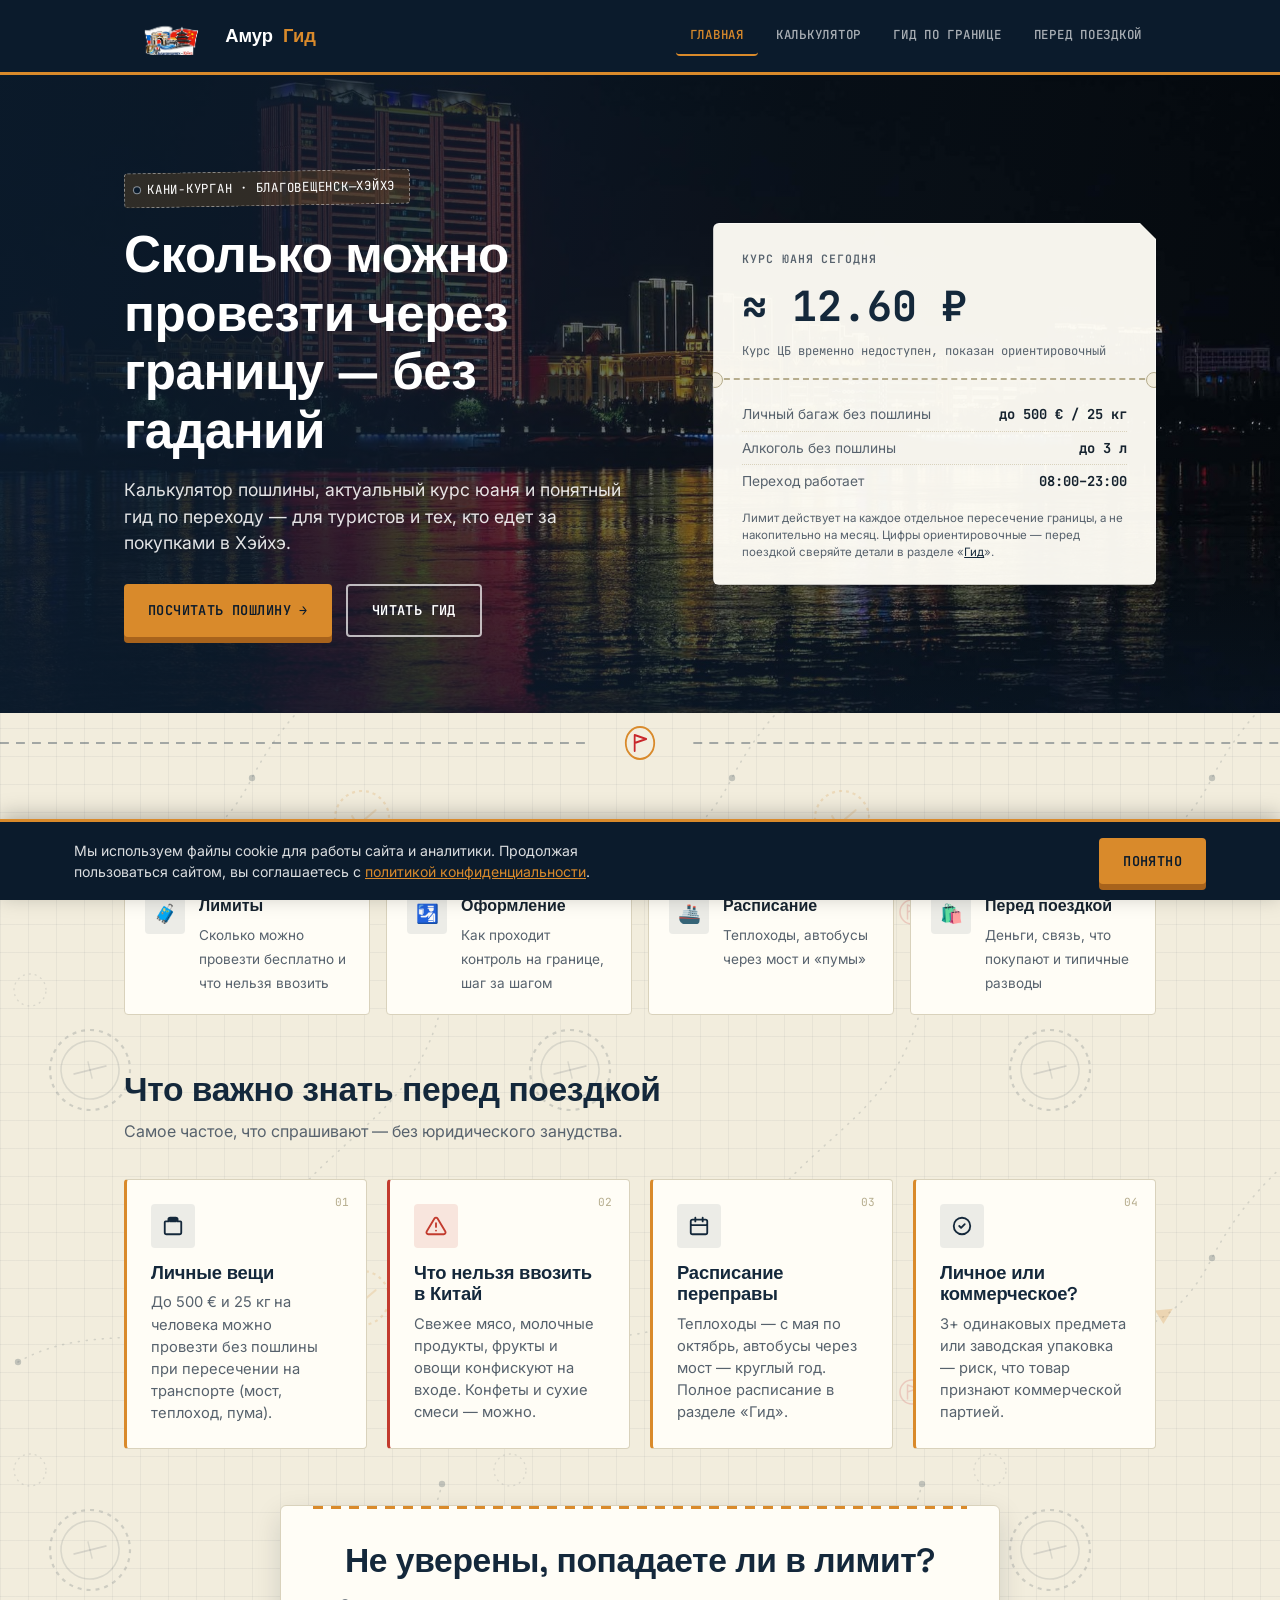
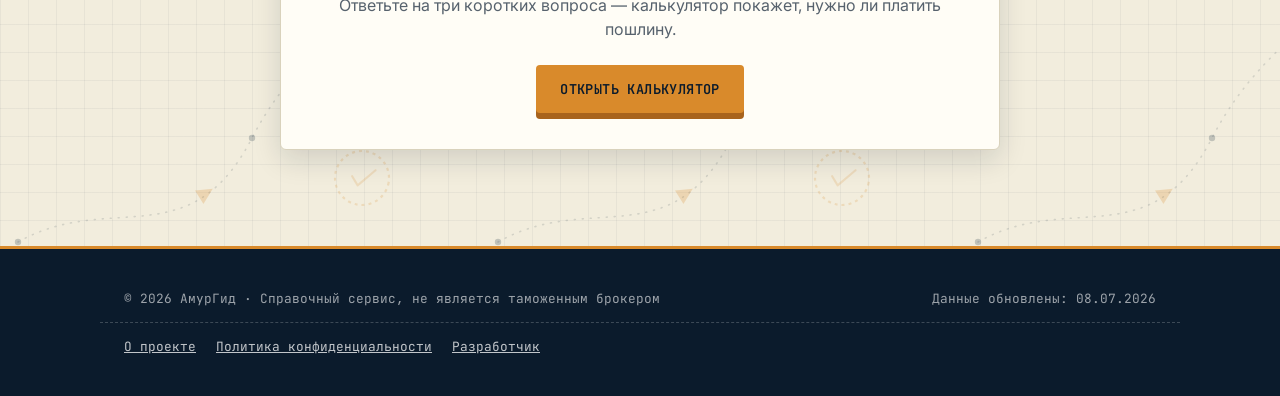
<file: index.html>
<!DOCTYPE html>
<html lang="ru">
<head>
<meta charset="UTF-8">
<meta name="viewport" content="width=device-width, initial-scale=1.0">
<title>Переход Благовещенск—Хэйхэ — калькулятор пошлины и гид по границе</title>
<meta name="description" content="Узнайте, сколько можно провезти через границу Благовещенск—Хэйхэ бесплатно, курс юаня сегодня и как проходит оформление на переходе Кани-Курган.">
<link rel="icon" href="favicon.ico" sizes="any">
<link rel="icon" href="favicon-16.png" type="image/png" sizes="16x16">
<link rel="icon" href="favicon.png" type="image/png" sizes="32x32">
<link rel="icon" href="favicon-48.png" type="image/png" sizes="48x48">
<link rel="icon" href="favicon-192.png" type="image/png" sizes="192x192">
<link rel="apple-touch-icon" href="apple-touch-icon.png" sizes="180x180">
<link rel="canonical" href="https://auvixda.github.io/heihe/index.html">

<meta property="og:type" content="website">
<meta property="og:url" content="https://auvixda.github.io/heihe/index.html">
<meta property="og:title" content="АмурГид — калькулятор пошлины и гид по переходу Благовещенск—Хэйхэ">
<meta property="og:description" content="Сколько можно провезти бесплатно, курс юаня сегодня и как проходит оформление на границе с Китаем.">
<meta property="og:image" content="https://auvixda.github.io/heihe/og-image.png">
<meta name="twitter:card" content="summary_large_image">

<link rel="preconnect" href="https://fonts.googleapis.com">
<link href="https://fonts.googleapis.com/css2?family=Space+Grotesk:wght@500;600;700&family=Inter:wght@400;500;600&family=JetBrains+Mono:wght@500;700&display=swap" rel="stylesheet">
<link rel="stylesheet" href="styles.css">

<!-- Yandex.Metrika counter -->
<script type="text/javascript">
(function(m,e,t,r,i,k,a){
m[i]=m[i]||function(){(m[i].a=m[i].a||[]).push(arguments)};
m[i].l=1*new Date();
for (var j = 0; j < document.scripts.length; j++) {if (document.scripts[j].src === r) { return; }}
k=e.createElement(t),a=e.getElementsByTagName(t)[0],k.async=1,k.src=r,a.parentNode.insertBefore(k,a)
})(window, document,'script','https://mc.yandex.ru/metrika/tag.js?id=110534511', 'ym');
ym(110534511, 'init', {ssr:true, webvisor:true, clickmap:true, ecommerce:"dataLayer", referrer: document.referrer, url: location.href, accurateTrackBounce:true, trackLinks:true});
</script>
<noscript><div><img src="https://mc.yandex.ru/watch/110534511" style="position:absolute; left:-9999px;" alt="" /></div></noscript>
<!-- /Yandex.Metrika counter -->

</head>
<body>

<a href="#main-content" class="skip-link">Перейти к основному содержанию</a>

<header class="site-header">
  <div class="container">
    <a class="logo" href="index.html"><img src="images/logo-icon.png" alt="АмурГид" width="130" height="54">Амур<span class="dot">Гид</span></a>
    <nav class="main-nav">
      <a href="index.html" class="active" aria-current="page">Главная</a>
      <a href="calculator.html">Калькулятор</a>
      <a href="guide.html">Гид по границе</a>
      <a href="shopping.html">Перед поездкой</a>
    </nav>
  </div>
</header>

<main id="main-content">
<section class="hero">
  <div class="hero-bg" aria-hidden="true"></div>
  <div class="container hero-grid">
    <div>
      <span class="eyebrow">Кани-Курган · Благовещенск—Хэйхэ</span>
      <h1>Сколько можно провезти через границу — без гаданий</h1>
      <p class="lead">Калькулятор пошлины, актуальный курс юаня и понятный гид по переходу — для туристов и тех, кто едет за покупками в Хэйхэ.</p>
      <div class="hero-actions">
        <a href="calculator.html" class="btn btn-primary">Посчитать пошлину →</a>
        <a href="guide.html" class="btn btn-outline">Читать гид</a>
      </div>
    </div>

    <div class="rate-card">
      <div class="rate-label">Курс юаня сегодня</div>
      <div class="rate-value" id="rate-value">— ₽</div>
      <div class="rate-updated" id="rate-updated">Загрузка курса ЦБ РФ…</div>
      <div class="rate-divider"></div>
      <div class="mini-row"><span>Личный багаж без пошлины</span><strong>до 500 € / 25 кг</strong></div>
      <div class="mini-row"><span>Алкоголь без пошлины</span><strong>до 3 л</strong></div>
      <div class="mini-row"><span>Переход работает</span><strong>08:00–23:00</strong></div>
      <p style="font-size:0.72rem; color:var(--ink-soft); margin-top:12px;">Лимит действует на каждое отдельное пересечение границы, а не накопительно на месяц. Цифры ориентировочные — перед поездкой сверяйте детали в разделе «<a href="guide.html#topic-limits" style="color:var(--river); text-decoration:underline;">Гид</a>».</p>
    </div>
  </div>
</section>

<svg class="river-divider" viewBox="0 0 1440 60" preserveAspectRatio="none" xmlns="http://www.w3.org/2000/svg" role="img" aria-label="Граница">
  <line x1="0" y1="30" x2="660" y2="30" stroke="#14283B" stroke-width="2" stroke-dasharray="10 8" opacity="0.35"></line>
  <line x1="780" y1="30" x2="1440" y2="30" stroke="#14283B" stroke-width="2" stroke-dasharray="10 8" opacity="0.35"></line>
  <circle cx="720" cy="30" r="16" fill="#F3EEDF" stroke="#D98A2B" stroke-width="2"></circle>
  <path d="M714 22 L714 38 M714 22 L727 26 L714 30" fill="none" stroke="#C8272C" stroke-width="2" stroke-linecap="round" stroke-linejoin="round"></path>
</svg>

<section class="section" style="padding-bottom:0;">
  <div class="container">
    <div class="section-head" style="margin-bottom:20px;">
      <h2 style="font-size:1.3rem;">Быстрый поиск по темам</h2>
    </div>
    <div class="topic-bar">
      <a class="topic-btn" href="guide.html#topic-limits">
        <span class="topic-icon">🧳</span>
        <span>
          <span class="topic-title">Лимиты</span>
          <span class="topic-desc">Сколько можно провезти бесплатно и что нельзя ввозить</span>
        </span>
      </a>
      <a class="topic-btn" href="guide.html#topic-crossing">
        <span class="topic-icon">🛂</span>
        <span>
          <span class="topic-title">Оформление</span>
          <span class="topic-desc">Как проходит контроль на границе, шаг за шагом</span>
        </span>
      </a>
      <a class="topic-btn" href="guide.html#topic-schedule">
        <span class="topic-icon">🚢</span>
        <span>
          <span class="topic-title">Расписание</span>
          <span class="topic-desc">Теплоходы, автобусы через мост и «пумы»</span>
        </span>
      </a>
      <a class="topic-btn" href="shopping.html">
        <span class="topic-icon">🛍️</span>
        <span>
          <span class="topic-title">Перед поездкой</span>
          <span class="topic-desc">Деньги, связь, что покупают и типичные разводы</span>
        </span>
      </a>
    </div>
  </div>
</section>

<section class="section">
  <div class="container">
    <div class="section-head">
      <h2>Что важно знать перед поездкой</h2>
      <p>Самое частое, что спрашивают — без юридического занудства.</p>
    </div>

    <div class="card-grid">
      <div class="info-card">
        <div class="icon">
          <svg viewBox="0 0 24 24" fill="none" stroke-width="2" stroke-linecap="round" stroke-linejoin="round"><path d="M20 7h-3V5a2 2 0 0 0-2-2H9a2 2 0 0 0-2 2v2H4a1 1 0 0 0-1 1v11a2 2 0 0 0 2 2h14a2 2 0 0 0 2-2V8a1 1 0 0 0-1-1zM9 5h6v2H9z"/></svg>
        </div>
        <h3>Личные вещи</h3>
        <p>До 500 € и 25 кг на человека можно провезти без пошлины при пересечении на транспорте (мост, теплоход, пума).</p>
      </div>

      <div class="info-card warn">
        <div class="icon">
          <svg viewBox="0 0 24 24" fill="none" stroke-width="2" stroke-linecap="round" stroke-linejoin="round"><path d="M12 9v4m0 4h.01M10.29 3.86 1.82 18a2 2 0 0 0 1.71 3h16.94a2 2 0 0 0 1.71-3L13.71 3.86a2 2 0 0 0-3.42 0z"/></svg>
        </div>
        <h3>Что нельзя ввозить в Китай</h3>
        <p>Свежее мясо, молочные продукты, фрукты и овощи конфискуют на входе. Конфеты и сухие смеси — можно.</p>
      </div>

      <div class="info-card">
        <div class="icon">
          <svg viewBox="0 0 24 24" fill="none" stroke-width="2" stroke-linecap="round" stroke-linejoin="round"><path d="M8 3v4M16 3v4M4 11h16M5 21h14a2 2 0 0 0 2-2V7a2 2 0 0 0-2-2H5a2 2 0 0 0-2 2v12a2 2 0 0 0 2 2z"/></svg>
        </div>
        <h3>Расписание переправы</h3>
        <p>Теплоходы — с мая по октябрь, автобусы через мост — круглый год. Полное расписание в разделе «Гид».</p>
      </div>

      <div class="info-card">
        <div class="icon">
          <svg viewBox="0 0 24 24" fill="none" stroke-width="2" stroke-linecap="round" stroke-linejoin="round"><path d="M9 12l2 2 4-4m6 2a9 9 0 1 1-18 0 9 9 0 0 1 18 0z"/></svg>
        </div>
        <h3>Личное или коммерческое?</h3>
        <p>3+ одинаковых предмета или заводская упаковка — риск, что товар признают коммерческой партией.</p>
      </div>
    </div>

    <div class="ad-slot" data-ads-enabled="false">Место для партнёрского блока (обменники, отели, брокеры)</div>
  </div>
</section>

<section class="section" style="padding-top:0;">
  <div class="container">
    <div class="calc-wrap" style="text-align:center; max-width:720px;">
      <h2 style="margin-bottom:12px;">Не уверены, попадаете ли в лимит?</h2>
      <p style="margin-bottom:24px;">Ответьте на три коротких вопроса — калькулятор покажет, нужно ли платить пошлину.</p>
      <a href="calculator.html" class="btn btn-primary">Открыть калькулятор</a>
    </div>
  </div>
</section>

</main>

<footer>
  <div class="container">
    <span>© 2026 АмурГид · Справочный сервис, не является таможенным брокером</span>
    <span>Данные обновлены: 08.07.2026</span>
  </div>

  <div class="container footer-links">
    <a href="about.html">О проекте</a>
    <a href="privacy.html">Политика конфиденциальности</a>
    <a href="https://t.me/auvixs" target="_blank" rel="noopener noreferrer">Разработчик</a>
  </div>
</footer>

<script src="script.js"></script>
<script src="cookie-consent.js"></script>
</body>
</html>
</file>
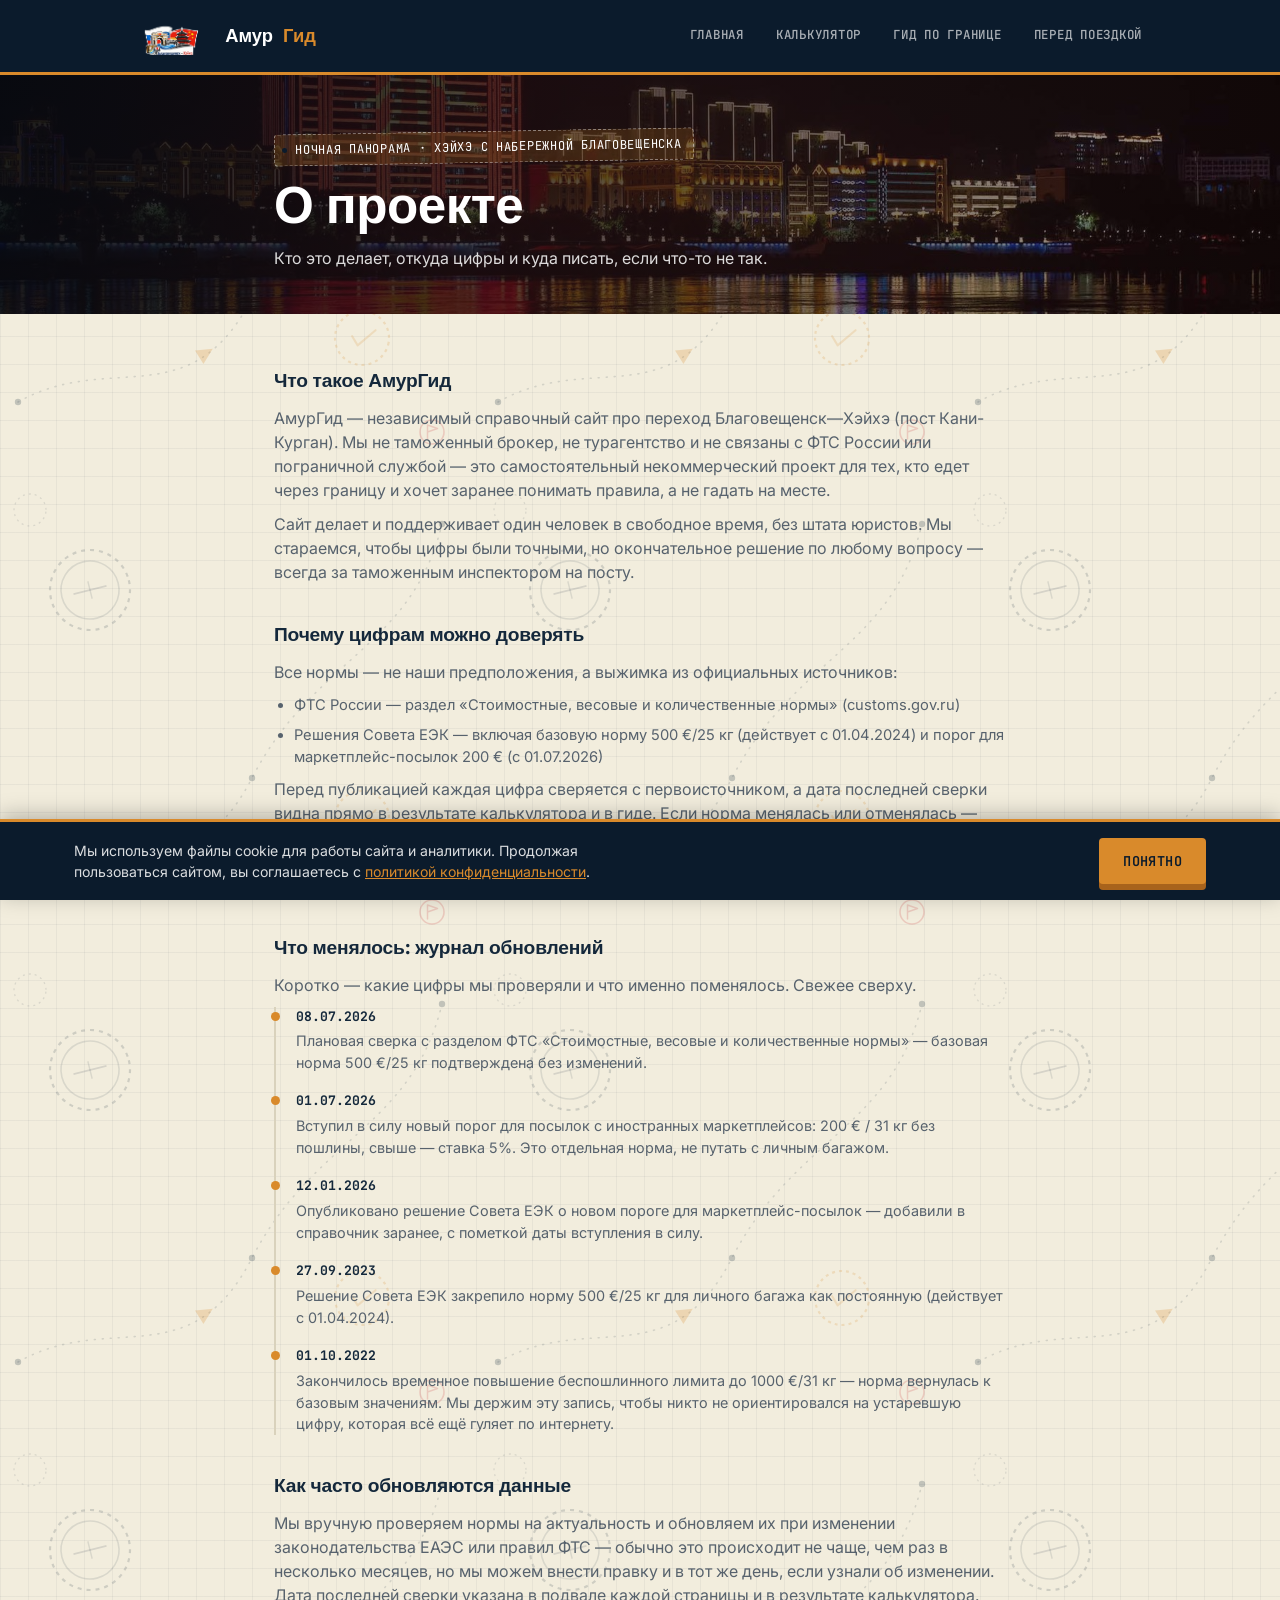
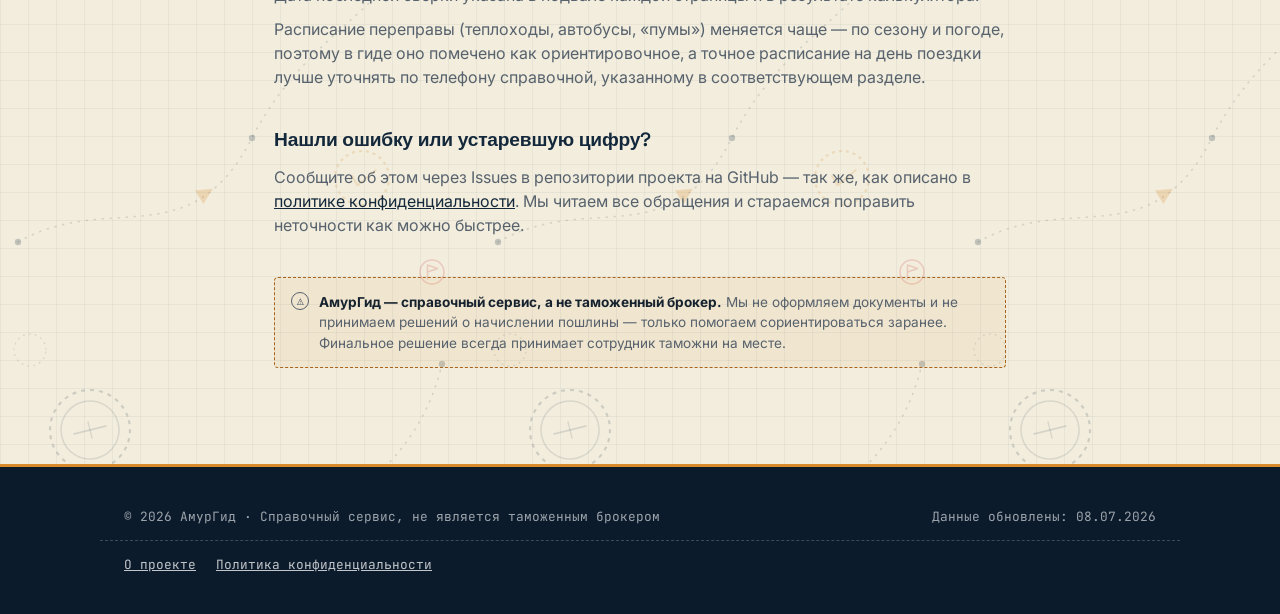
<file: about.html>
<!DOCTYPE html>
<html lang="ru">
<head>
<meta charset="UTF-8">
<meta name="viewport" content="width=device-width, initial-scale=1.0">
<title>О проекте — АмурГид</title>
<meta name="description" content="Кто ведёт АмурГид, откуда берутся цифры по лимитам и как часто они обновляются. Как сообщить об ошибке или уточнить данные.">
<link rel="icon" href="favicon.svg" type="image/svg+xml">
<link rel="canonical" href="https://auvixda.github.io/heihe/about.html">

<meta property="og:type" content="website">
<meta property="og:url" content="https://auvixda.github.io/heihe/about.html">
<meta property="og:title" content="О проекте — АмурГид">
<meta property="og:description" content="Кто ведёт АмурГид, откуда берутся цифры по лимитам и как часто они обновляются.">
<meta property="og:image" content="https://auvixda.github.io/heihe/og-image.png">
<meta name="twitter:card" content="summary_large_image">

<link href="https://fonts.googleapis.com/css2?family=Space+Grotesk:wght@500;600;700&family=Inter:wght@400;500;600&family=JetBrains+Mono:wght@500;700&display=swap" rel="stylesheet">
<link rel="stylesheet" href="styles.css">
<style>
  .guide-section { margin-bottom: 40px; }
  .guide-section h2 { margin-bottom: 14px; font-size: 1.2rem; }
  .guide-section p, .guide-section li { color: var(--ink-soft); margin-bottom: 10px; }
  .guide-section ul { padding-left: 20px; }
  .source-list { padding-left: 20px; }
  .source-list li { margin-bottom: 8px; font-size: 0.92rem; }
  .changelog-list { border-left: 2px solid var(--line); padding-left: 20px; }
  .changelog-item { margin-bottom: 18px; position: relative; }
  .changelog-item::before {
    content: '';
    position: absolute;
    left: -25px; top: 5px;
    width: 9px; height: 9px;
    border-radius: 50%;
    background: var(--amber);
  }
  .changelog-date {
    font-family: var(--font-mono);
    font-size: 0.82rem;
    font-weight: 700;
    color: var(--river);
    margin-bottom: 4px;
  }
  .changelog-text { color: var(--ink-soft); font-size: 0.9rem; }
  .about-hero-note {
    display: inline-block;
    font-family: var(--font-mono);
    font-size: 0.78rem;
    color: var(--river);
    background: rgba(27,75,90,0.08);
    padding: 4px 12px;
    border-radius: 999px;
    margin-bottom: 6px;
  }
</style>
</head>
<body>

<header class="site-header">
  <div class="container">
    <a class="logo" href="index.html"><img src="images/logo-icon.png" alt="АмурГид" width="130" height="54">Амур<span class="dot">Гид</span></a>
    <nav class="main-nav">
      <a href="index.html">Главная</a>
      <a href="calculator.html">Калькулятор</a>
      <a href="guide.html">Гид по границе</a>
      <a href="shopping.html">Перед поездкой</a>
    </nav>
  </div>
</header>

<section class="page-banner is-dark">
  <div class="page-banner-bg" style="background-image:url('images/night-heihe.jpg');" aria-hidden="true"></div>
  <div class="container" style="max-width: 780px;">
    <span class="eyebrow">Ночная панорама · Хэйхэ с набережной Благовещенска</span>
    <h1 style="margin-bottom:10px;">О проекте</h1>
    <p style="margin-bottom:0;">Кто это делает, откуда цифры и куда писать, если что-то не так.</p>
  </div>
</section>

<section class="section">
  <div class="container" style="max-width: 780px;">
    <div class="guide-section">
      <h2>Что такое АмурГид</h2>
      <p>АмурГид — независимый справочный сайт про переход Благовещенск—Хэйхэ (пост Кани-Курган). Мы не таможенный брокер, не турагентство и не связаны с ФТС России или пограничной службой — это самостоятельный некоммерческий проект для тех, кто едет через границу и хочет заранее понимать правила, а не гадать на месте.</p>
      <p>Сайт делает и поддерживает один человек в свободное время, без штата юристов. Мы стараемся, чтобы цифры были точными, но окончательное решение по любому вопросу — всегда за таможенным инспектором на посту.</p>
    </div>

    <div class="guide-section" id="sources">
      <h2>Почему цифрам можно доверять</h2>
      <p>Все нормы — не наши предположения, а выжимка из официальных источников:</p>
      <ul class="source-list">
        <li>ФТС России — раздел «Стоимостные, весовые и количественные нормы» (customs.gov.ru)</li>
        <li>Решения Совета ЕЭК — включая базовую норму 500&nbsp;€/25&nbsp;кг (действует с 01.04.2024) и порог для маркетплейс-посылок 200&nbsp;€ (с 01.07.2026)</li>
      </ul>
      <p>Перед публикацией каждая цифра сверяется с первоисточником, а дата последней сверки видна прямо в результате калькулятора и в гиде. Если норма менялась или отменялась — например, временное повышение лимита до 1000&nbsp;€/31&nbsp;кг, которое действовало только до 01.10.2022 — мы отмечаем это явно, а не оставляем устаревшую цифру молча висеть на сайте. Полную историю изменений смотрите в разделе <a href="#changelog" style="color:var(--river); text-decoration:underline;">«Что менялось»</a> ниже.</p>
    </div>

    <div class="guide-section" id="changelog">
      <h2>Что менялось: журнал обновлений</h2>
      <p>Коротко — какие цифры мы проверяли и что именно поменялось. Свежее сверху.</p>
      <div class="changelog-list">
        <div class="changelog-item">
          <div class="changelog-date">08.07.2026</div>
          <div class="changelog-text">Плановая сверка с разделом ФТС «Стоимостные, весовые и количественные нормы» — базовая норма 500&nbsp;€/25&nbsp;кг подтверждена без изменений.</div>
        </div>
        <div class="changelog-item">
          <div class="changelog-date">01.07.2026</div>
          <div class="changelog-text">Вступил в силу новый порог для посылок с иностранных маркетплейсов: 200&nbsp;€ / 31&nbsp;кг без пошлины, свыше — ставка 5%. Это отдельная норма, не путать с личным багажом.</div>
        </div>
        <div class="changelog-item">
          <div class="changelog-date">12.01.2026</div>
          <div class="changelog-text">Опубликовано решение Совета ЕЭК о новом пороге для маркетплейс-посылок — добавили в справочник заранее, с пометкой даты вступления в силу.</div>
        </div>
        <div class="changelog-item">
          <div class="changelog-date">27.09.2023</div>
          <div class="changelog-text">Решение Совета ЕЭК закрепило норму 500&nbsp;€/25&nbsp;кг для личного багажа как постоянную (действует с 01.04.2024).</div>
        </div>
        <div class="changelog-item">
          <div class="changelog-date">01.10.2022</div>
          <div class="changelog-text">Закончилось временное повышение беспошлинного лимита до 1000&nbsp;€/31&nbsp;кг — норма вернулась к базовым значениям. Мы держим эту запись, чтобы никто не ориентировался на устаревшую цифру, которая всё ещё гуляет по интернету.</div>
        </div>
      </div>
    </div>

    <div class="guide-section">
      <h2>Как часто обновляются данные</h2>
      <p>Мы вручную проверяем нормы на актуальность и обновляем их при изменении законодательства ЕАЭС или правил ФТС — обычно это происходит не чаще, чем раз в несколько месяцев, но мы можем внести правку и в тот же день, если узнали об изменении. Дата последней сверки указана в подвале каждой страницы и в результате калькулятора.</p>
      <p>Расписание переправы (теплоходы, автобусы, «пумы») меняется чаще — по сезону и погоде, поэтому в гиде оно помечено как ориентировочное, а точное расписание на день поездки лучше уточнять по телефону справочной, указанному в соответствующем разделе.</p>
    </div>

    <div class="guide-section">
      <h2>Нашли ошибку или устаревшую цифру?</h2>
      <p>Сообщите об этом через Issues в репозитории проекта на GitHub — так же, как описано в <a href="privacy.html" style="color:var(--river); text-decoration:underline;">политике конфиденциальности</a>. Мы читаем все обращения и стараемся поправить неточности как можно быстрее.</p>
    </div>

    <div class="verify-note">
      <span class="verify-icon">⚠️</span>
      <span><strong>АмурГид — справочный сервис, а не таможенный брокер.</strong> Мы не оформляем документы и не принимаем решений о начислении пошлины — только помогаем сориентироваться заранее. Финальное решение всегда принимает сотрудник таможни на месте.</span>
    </div>
  </div>
</section>

<footer>
  <div class="container">
    <span>© 2026 АмурГид · Справочный сервис, не является таможенным брокером</span>
    <span>Данные обновлены: 08.07.2026</span>
  </div>
  <div class="container footer-links">
    <a href="about.html">О проекте</a>
    <a href="privacy.html">Политика конфиденциальности</a>
  </div>
</footer>

<script src="cookie-consent.js"></script>
</body>
</html>
</file>
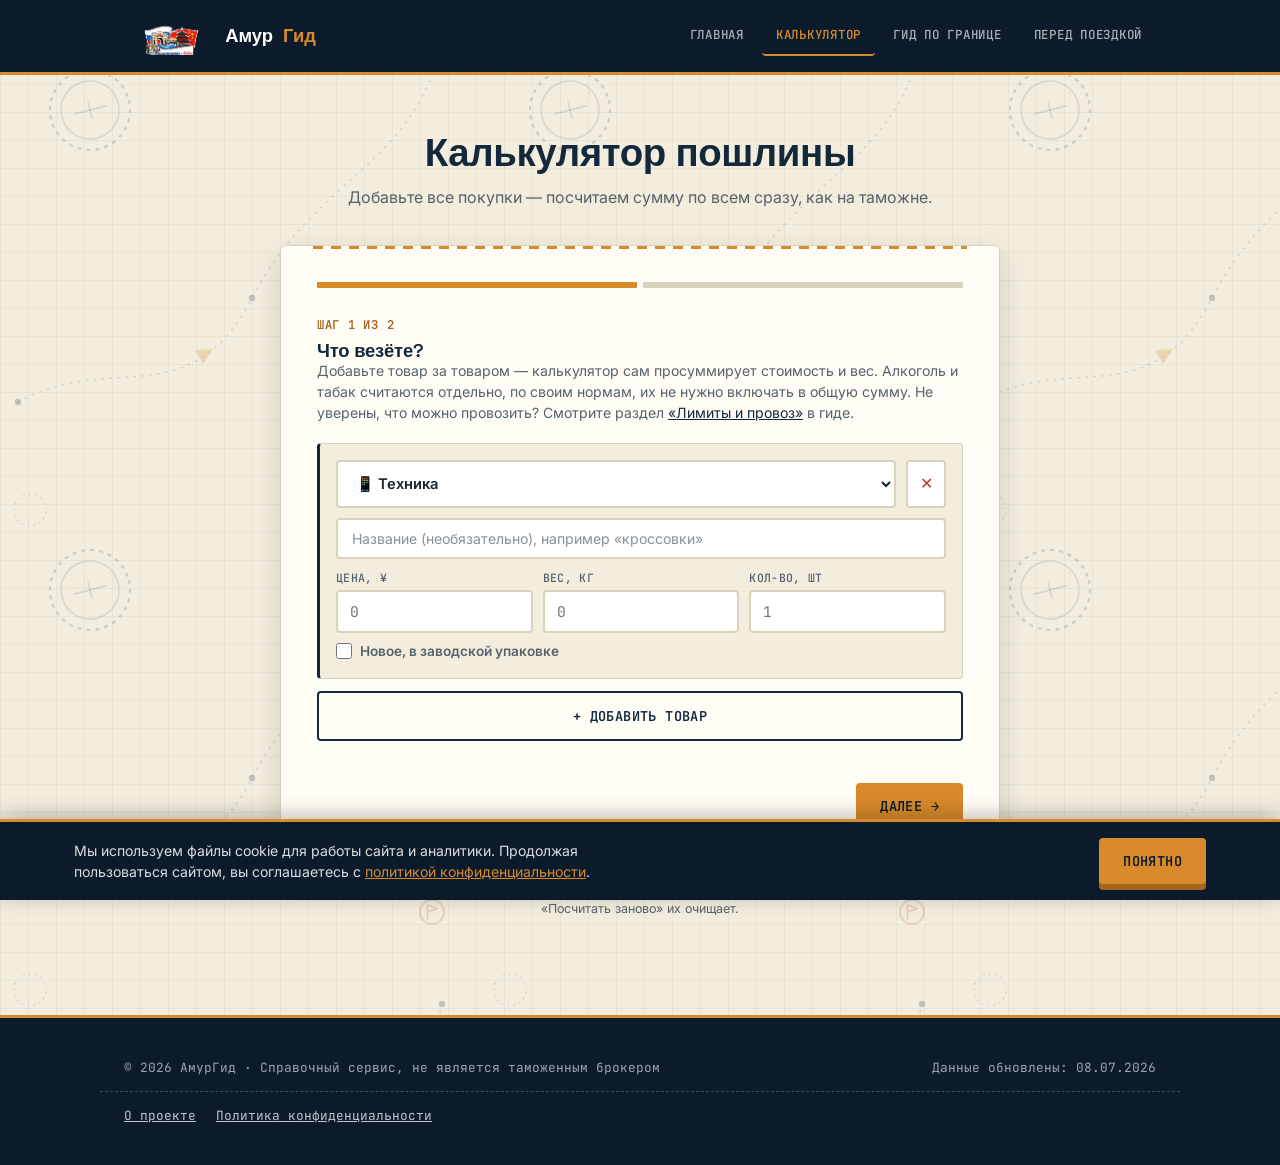
<file: calculator.html>
<!DOCTYPE html>
<html lang="ru">
<head>
<meta charset="UTF-8">
<meta name="viewport" content="width=device-width, initial-scale=1.0">
<title>Калькулятор таможенной пошлины — АмурГид</title>
<meta name="description" content="Посчитайте, нужно ли платить пошлину при провозе товаров через границу Благовещенск—Хэйхэ. Добавьте все покупки — калькулятор сам всё просуммирует.">
<link rel="icon" href="favicon.svg" type="image/svg+xml">
<link rel="canonical" href="https://auvixda.github.io/heihe/calculator.html">

<meta property="og:type" content="website">
<meta property="og:url" content="https://auvixda.github.io/heihe/calculator.html">
<meta property="og:title" content="Калькулятор таможенной пошлины — АмурГид">
<meta property="og:description" content="Добавьте покупки — калькулятор сам просуммирует стоимость, вес, алкоголь и табак и покажет, нужна ли пошлина.">
<meta property="og:image" content="https://auvixda.github.io/heihe/og-image.png">
<meta name="twitter:card" content="summary_large_image">

<link href="https://fonts.googleapis.com/css2?family=Space+Grotesk:wght@500;600;700&family=Inter:wght@400;500;600&family=JetBrains+Mono:wght@500;700&display=swap" rel="stylesheet">
<link rel="stylesheet" href="styles.css">
</head>
<body>

<header class="site-header">
  <div class="container">
    <a class="logo" href="index.html"><img src="images/logo-icon.png" alt="АмурГид" width="130" height="54">Амур<span class="dot">Гид</span></a>
    <nav class="main-nav">
      <a href="index.html">Главная</a>
      <a href="calculator.html" class="active">Калькулятор</a>
      <a href="guide.html">Гид по границе</a>
      <a href="shopping.html">Перед поездкой</a>
    </nav>
  </div>
</header>

<section class="section">
  <div class="container">
    <div class="section-head" style="text-align:center; margin: 0 auto 36px;">
      <h1 style="font-size:clamp(1.6rem,3.5vw,2.4rem);">Калькулятор пошлины</h1>
      <p>Добавьте все покупки — посчитаем сумму по всем сразу, как на таможне.</p>
    </div>

    <div class="calc-wrap" style="max-width:720px;">
      <div class="calc-progress">
        <div class="dot done" id="dot-1"></div>
        <div class="dot" id="dot-2"></div>
      </div>

      <!-- Step 1: items -->
      <div class="calc-step active" id="step-1" aria-hidden="false">
        <div class="step-label">Шаг 1 из 2</div>
        <h3 style="margin-bottom:6px;">Что везёте?</h3>
        <p class="step-subtitle">Добавьте товар за товаром — калькулятор сам просуммирует стоимость и вес. Алкоголь и табак считаются отдельно, по своим нормам, их не нужно включать в общую сумму. Не уверены, что можно провозить? Смотрите раздел <a href="guide.html#topic-limits" style="color:var(--river); text-decoration:underline;">«Лимиты и провоз»</a> в гиде.</p>

        <div id="items-list"></div>

        <button class="btn btn-outline" id="add-item-btn" type="button" style="width:100%; margin-bottom:14px; justify-content:center;">+ Добавить товар</button>

        <p id="step1-error" role="alert" aria-live="polite" style="display:none; color:var(--coral); font-size:0.9rem; margin-top:-6px; margin-bottom:14px;"></p>

        <div class="calc-nav">
          <span></span>
          <button class="btn btn-primary" id="next-1" disabled>Далее →</button>
        </div>
      </div>

      <!-- Step 2: purpose -->
      <div class="calc-step" id="step-2" aria-hidden="true">
        <div class="step-label">Шаг 2 из 2</div>
        <h3 style="margin-bottom:6px;">Это для себя или на продажу?</h3>
        <p class="step-subtitle">Партия одинаковых товаров на перепродажу оформляется по другим правилам, не как личный багаж. Учтите: если вы возите одно и то же часто и помногу, это тоже может считаться коммерческим ввозом — даже когда одна поездка укладывается в лимит. Подробнее — в разделе <a href="guide.html#topic-limits" style="color:var(--river); text-decoration:underline;">«Гид»</a>.</p>
        <div class="category-grid" id="purpose-group" role="group" aria-label="Личное или коммерческое использование">
          <button class="category-card" data-value="personal" aria-pressed="false"><span class="cc-icon">🎒</span>Для личного пользования</button>
          <button class="category-card" data-value="commercial" aria-pressed="false"><span class="cc-icon">📈</span>Партия на продажу</button>
        </div>
        <div class="calc-nav">
          <button class="btn btn-outline" id="back-2">← Назад</button>
          <button class="btn btn-primary" id="calc-submit" disabled>Показать результат</button>
        </div>
      </div>

      <!-- Result -->
      <div class="calc-step" id="step-result" aria-hidden="true">
        <div class="result-box" aria-live="polite">
          <div class="result-status" id="result-status">РЕЗУЛЬТАТ</div>
          <div class="result-value" id="result-value">—</div>
          <div class="result-explain" id="result-explain"></div>
          <div class="result-breakdown" id="result-breakdown" style="display:none;"></div>
          <div class="commercial-warning-banner" id="commercial-flag-banner" style="display:none;"></div>
          <div class="verify-note">
            <span class="verify-icon">⚠️</span>
            <span><strong>Это ориентировочный расчёт</strong>, а не официальное решение. Точную сумму пошлины определяет таможенный инспектор на месте — уточняйте на посту при пересечении границы.</span>
          </div>
          <div class="result-source" id="result-source"></div>
        </div>
        <div class="calc-nav" style="justify-content:center;">
          <button class="btn btn-outline" id="restart">Посчитать заново</button>
        </div>
      </div>
    </div>

    <p style="max-width:720px; margin:16px auto 0; font-size:0.78rem; color:var(--ink-soft); text-align:center;">Введённые товары сохраняются в этом браузере, чтобы не потерялись при случайном закрытии вкладки. Кнопка «Посчитать заново» их очищает.</p>

    <div class="ad-slot" data-ads-enabled="false" style="max-width:720px; margin:32px auto 0;">Место для рекламного блока</div>
  </div>
</section>

<footer>
  <div class="container">
    <span>© 2026 АмурГид · Справочный сервис, не является таможенным брокером</span>
    <span>Данные обновлены: 08.07.2026</span>
  </div>

  <div class="container footer-links">
    <a href="about.html">О проекте</a>
    <a href="privacy.html">Политика конфиденциальности</a>
  </div>
</footer>

<script src="script.js"></script>
<script src="cookie-consent.js"></script>
</body>
</html>
</file>
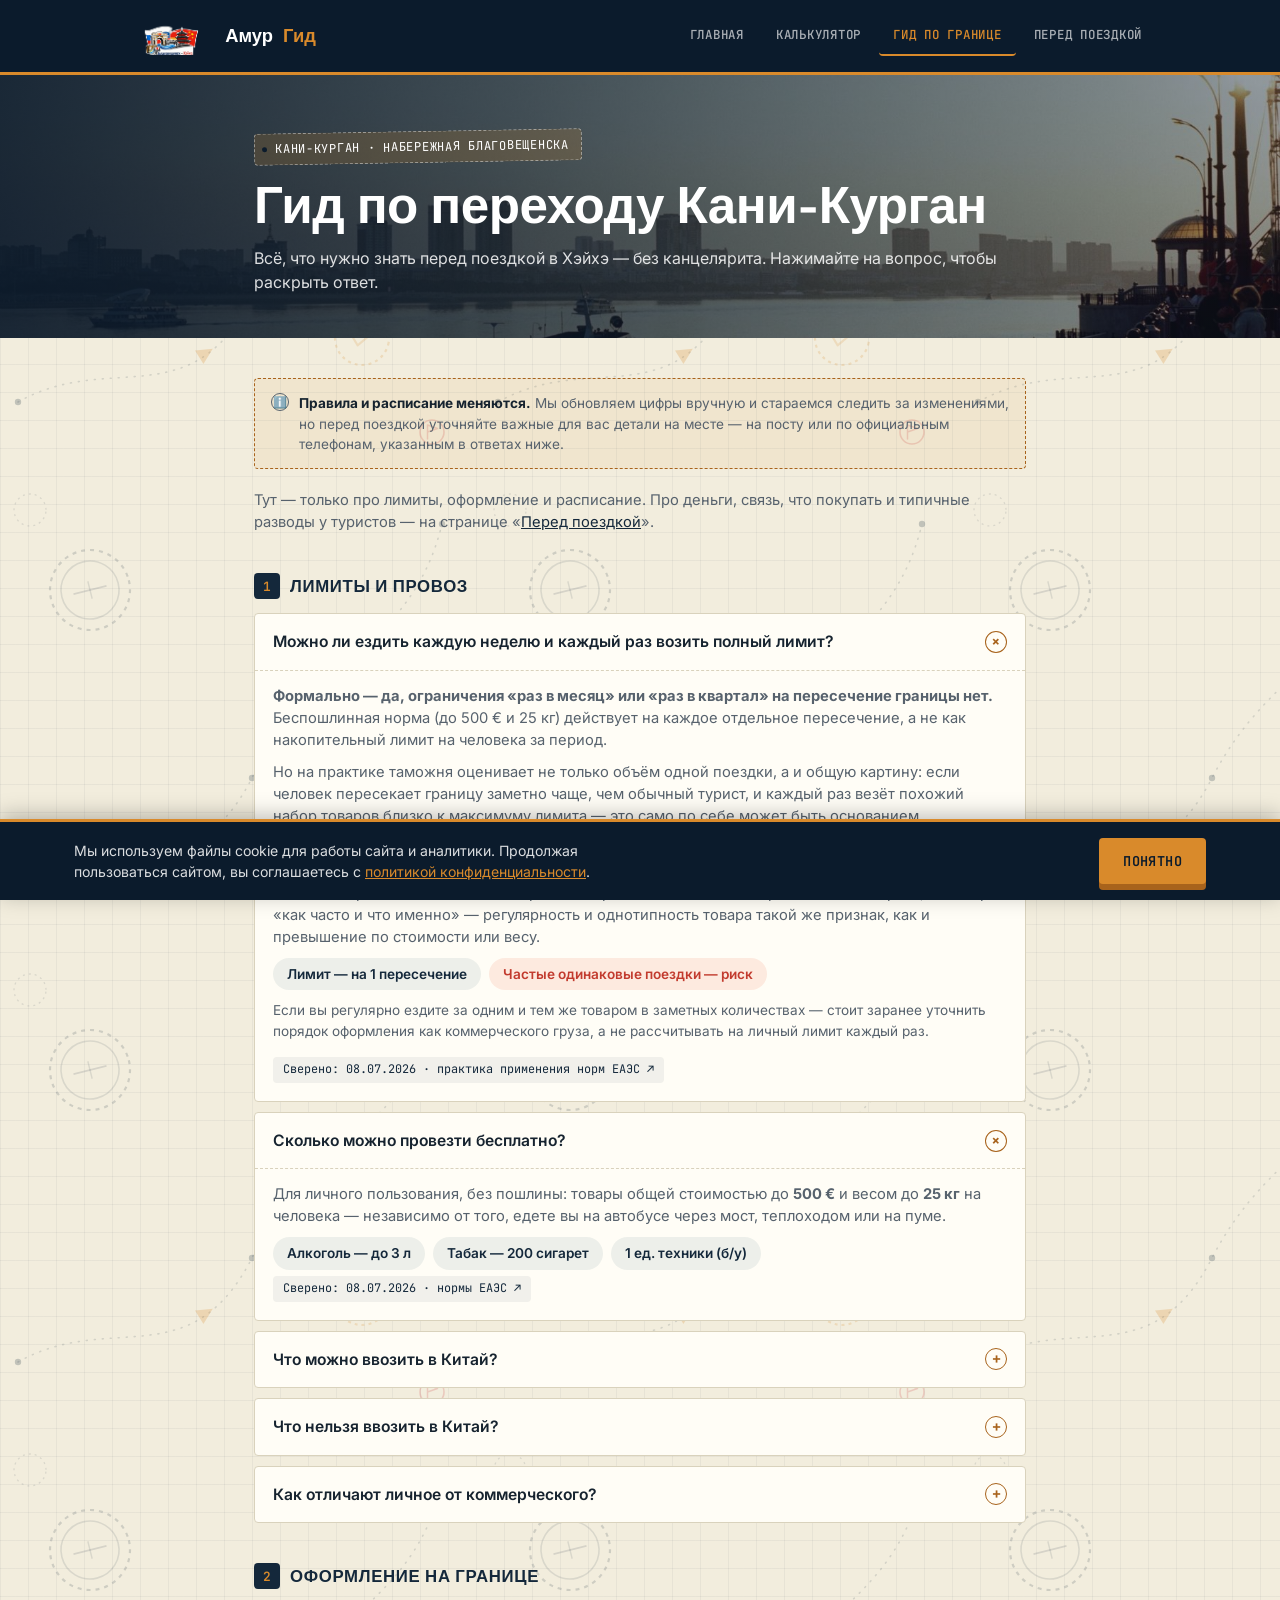
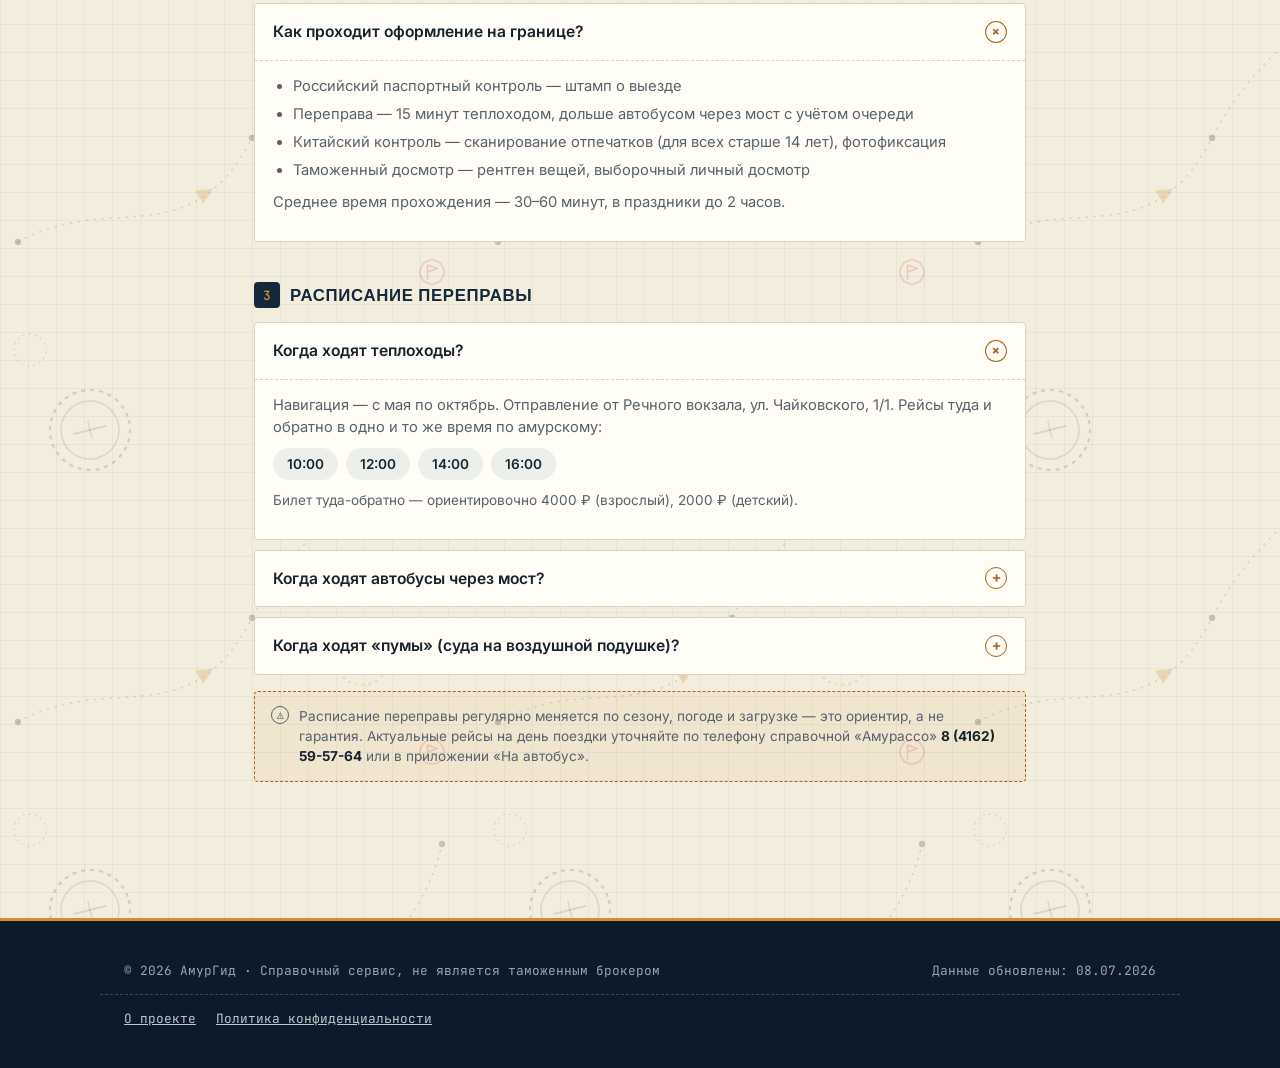
<file: guide.html>
<!DOCTYPE html>
<html lang="ru">
<head>
<meta charset="UTF-8">
<meta name="viewport" content="width=device-width, initial-scale=1.0">
<title>Гид по переходу Благовещенск—Хэйхэ — АмурГид</title>
<meta name="description" content="Что можно и нельзя провозить, как проходит оформление на границе и расписание переправы Благовещенск—Хэйхэ.">
<link rel="icon" href="favicon.svg" type="image/svg+xml">
<link rel="canonical" href="https://auvixda.github.io/heihe/guide.html">

<meta property="og:type" content="website">
<meta property="og:url" content="https://auvixda.github.io/heihe/guide.html">
<meta property="og:title" content="Гид по переходу Благовещенск—Хэйхэ — АмурГид">
<meta property="og:description" content="Что можно и нельзя провозить и как проходит оформление на границе.">
<meta property="og:image" content="https://auvixda.github.io/heihe/og-image.png">
<meta name="twitter:card" content="summary_large_image">

<link href="https://fonts.googleapis.com/css2?family=Space+Grotesk:wght@500;600;700&family=Inter:wght@400;500;600&family=JetBrains+Mono:wght@500;700&display=swap" rel="stylesheet">
<link rel="stylesheet" href="styles.css">
<style>
  .pill-list { display: flex; flex-wrap: wrap; gap: 8px; margin-top: 10px; }
  .pill { background: rgba(27,75,90,0.08); color: var(--river); padding: 6px 14px; border-radius: 999px; font-size: 0.85rem; font-weight: 600; }
  .pill.no { background: rgba(232,98,61,0.12); color: var(--coral); }
</style>
</head>
<body>

<header class="site-header">
  <div class="container">
    <a class="logo" href="index.html"><img src="images/logo-icon.png" alt="АмурГид" width="130" height="54">Амур<span class="dot">Гид</span></a>
    <nav class="main-nav">
      <a href="index.html">Главная</a>
      <a href="calculator.html">Калькулятор</a>
      <a href="guide.html" class="active">Гид по границе</a>
      <a href="shopping.html">Перед поездкой</a>
    </nav>
  </div>
</header>

<section class="page-banner">
  <div class="page-banner-bg" style="background-image:url('images/guide-riverside.jpg');" aria-hidden="true"></div>
  <div class="container" style="max-width: 820px;">
    <span class="eyebrow">Кани-Курган · набережная Благовещенска</span>
    <h1 style="margin-bottom:10px;">Гид по переходу Кани-Курган</h1>
    <p style="margin-bottom:0;">Всё, что нужно знать перед поездкой в Хэйхэ — без канцелярита. Нажимайте на вопрос, чтобы раскрыть ответ.</p>
  </div>
</section>

<section class="section" style="padding-top:40px;">
  <div class="container" style="max-width: 820px;">
    <div class="verify-note" style="margin-bottom:40px;">
      <span class="verify-icon">ℹ️</span>
      <span><strong>Правила и расписание меняются.</strong> Мы обновляем цифры вручную и стараемся следить за изменениями, но перед поездкой уточняйте важные для вас детали на месте — на посту или по официальным телефонам, указанным в ответах ниже.</span>
    </div>

    <p style="margin:-20px 0 40px; font-size:0.92rem;">Тут — только про лимиты, оформление и расписание. Про деньги, связь, что покупать и типичные разводы у туристов — на странице «<a href="shopping.html" style="color:var(--river); text-decoration:underline;">Перед поездкой</a>».</p>

    <div class="qa-group" id="topic-limits">
      <div class="qa-group-title"><span class="qa-group-num">1</span> Лимиты и провоз</div>

      <details class="qa-card" open>
        <summary>Можно ли ездить каждую неделю и каждый раз возить полный лимит?</summary>
        <div class="qa-answer">
          <p><strong>Формально — да, ограничения «раз в месяц» или «раз в квартал» на пересечение границы нет.</strong> Беспошлинная норма (до 500 € и 25 кг) действует на каждое отдельное пересечение, а не как накопительный лимит на человека за период.</p>
          <p>Но на практике таможня оценивает не только объём одной поездки, а и общую картину: если человек пересекает границу заметно чаще, чем обычный турист, и каждый раз везёт похожий набор товаров близко к максимуму лимита — это само по себе может быть основанием заподозрить систематический ввоз для перепродажи, даже если по цифрам каждая отдельная поездка укладывается в норму.</p>
          <p>То есть вопрос «личное или коммерческое» решается не только через «сколько за раз», но и через «как часто и что именно» — регулярность и однотипность товара такой же признак, как и превышение по стоимости или весу.</p>
          <div class="pill-list">
            <span class="pill">Лимит — на 1 пересечение</span>
            <span class="pill no">Частые одинаковые поездки — риск</span>
          </div>
          <p style="margin-top:10px; font-size:0.85rem;">Если вы регулярно ездите за одним и тем же товаром в заметных количествах — стоит заранее уточнить порядок оформления как коммерческого груза, а не рассчитывать на личный лимит каждый раз.</p>
          <a class="qa-checked" href="about.html#sources">Сверено: 08.07.2026 · практика применения норм ЕАЭС ↗</a>
        </div>
      </details>

      <details class="qa-card" open>
        <summary>Сколько можно провезти бесплатно?</summary>
        <div class="qa-answer">
          <p>Для личного пользования, без пошлины: товары общей стоимостью до <strong>500 €</strong> и весом до <strong>25 кг</strong> на человека — независимо от того, едете вы на автобусе через мост, теплоходом или на пуме.</p>
          <div class="pill-list">
            <span class="pill">Алкоголь — до 3 л</span>
            <span class="pill">Табак — 200 сигарет</span>
            <span class="pill">1 ед. техники (б/у)</span>
          </div>
          <a class="qa-checked" href="about.html#sources">Сверено: 08.07.2026 · нормы ЕАЭС ↗</a>
        </div>
      </details>

      <details class="qa-card">
        <summary>Что можно ввозить в Китай?</summary>
        <div class="qa-answer">
          <ul>
            <li>Конфеты, шоколад</li>
            <li>Сухие смеси в заводской упаковке</li>
            <li>Личные вещи и техника (в разумном количестве)</li>
          </ul>
        </div>
      </details>

      <details class="qa-card">
        <summary>Что нельзя ввозить в Китай?</summary>
        <div class="qa-answer">
          <ul>
            <li>Свежее мясо</li>
            <li>Молочные продукты</li>
            <li>Свежие фрукты и овощи</li>
          </ul>
          <p style="margin-top:10px;">Такие товары обычно конфискуют прямо на входе — лучше не рисковать.</p>
        </div>
      </details>

      <details class="qa-card">
        <summary>Как отличают личное от коммерческого?</summary>
        <div class="qa-answer">
          <p>Таможня смотрит не на закон дословно, а на здравый смысл: одна вещь — личная, десять одинаковых в заводской упаковке — уже похоже на партию для перепродажи. Если везёте 3+ одинаковых предмета, будьте готовы объяснить, зачем.</p>
        </div>
      </details>
    </div>

    <div class="qa-group" id="topic-crossing">
      <div class="qa-group-title"><span class="qa-group-num">2</span> Оформление на границе</div>

      <details class="qa-card" open>
        <summary>Как проходит оформление на границе?</summary>
        <div class="qa-answer">
          <ul>
            <li>Российский паспортный контроль — штамп о выезде</li>
            <li>Переправа — 15 минут теплоходом, дольше автобусом через мост с учётом очереди</li>
            <li>Китайский контроль — сканирование отпечатков (для всех старше 14 лет), фотофиксация</li>
            <li>Таможенный досмотр — рентген вещей, выборочный личный досмотр</li>
          </ul>
          <p>Среднее время прохождения — 30–60 минут, в праздники до 2 часов.</p>
        </div>
      </details>
    </div>

    <div class="qa-group" id="topic-schedule">
      <div class="qa-group-title"><span class="qa-group-num">3</span> Расписание переправы</div>

      <details class="qa-card" open>
        <summary>Когда ходят теплоходы?</summary>
        <div class="qa-answer">
          <p>Навигация — с мая по октябрь. Отправление от Речного вокзала, ул. Чайковского, 1/1. Рейсы туда и обратно в одно и то же время по амурскому:</p>
          <div class="pill-list" style="margin-bottom:10px;">
            <span class="pill">10:00</span>
            <span class="pill">12:00</span>
            <span class="pill">14:00</span>
            <span class="pill">16:00</span>
          </div>
          <p style="font-size:0.85rem;">Билет туда-обратно — ориентировочно 4000 ₽ (взрослый), 2000 ₽ (детский).</p>
        </div>
      </details>

      <details class="qa-card">
        <summary>Когда ходят автобусы через мост?</summary>
        <div class="qa-answer">
          <p>Круглый год. Из Благовещенска — ориентировочно в <strong>10:30, 12:00, 15:30</strong> ежедневно. Билеты можно купить заранее онлайн, глубина продаж — 2 месяца.</p>
        </div>
      </details>

      <details class="qa-card">
        <summary>Когда ходят «пумы» (суда на воздушной подушке)?</summary>
        <div class="qa-answer">
          <p>В межсезонье (апрель, ноябрь–декабрь), когда навигация теплоходов уже закрыта, а лёд ещё не встал достаточно, чтобы пустить автобусы. Число рейсов зависит от загрузки — расписание может уточняться прямо в день поездки.</p>
        </div>
      </details>

      <div class="verify-note" style="margin-top:16px;">
        <span class="verify-icon">⚠️</span>
        <span>Расписание переправы регулярно меняется по сезону, погоде и загрузке — это ориентир, а не гарантия. Актуальные рейсы на день поездки уточняйте по телефону справочной «Амурассо» <strong>8 (4162) 59-57-64</strong> или в приложении «На автобус».</span>
      </div>
    </div>

    <div class="ad-slot" data-ads-enabled="false">Место для партнёрского блока</div>
  </div>
</section>

<footer>
  <div class="container">
    <span>© 2026 АмурГид · Справочный сервис, не является таможенным брокером</span>
    <span>Данные обновлены: 08.07.2026</span>
  </div>

  <div class="container footer-links">
    <a href="about.html">О проекте</a>
    <a href="privacy.html">Политика конфиденциальности</a>
  </div>
</footer>

<script src="script.js"></script>
<script src="cookie-consent.js"></script>
</body>
</html>
</file>
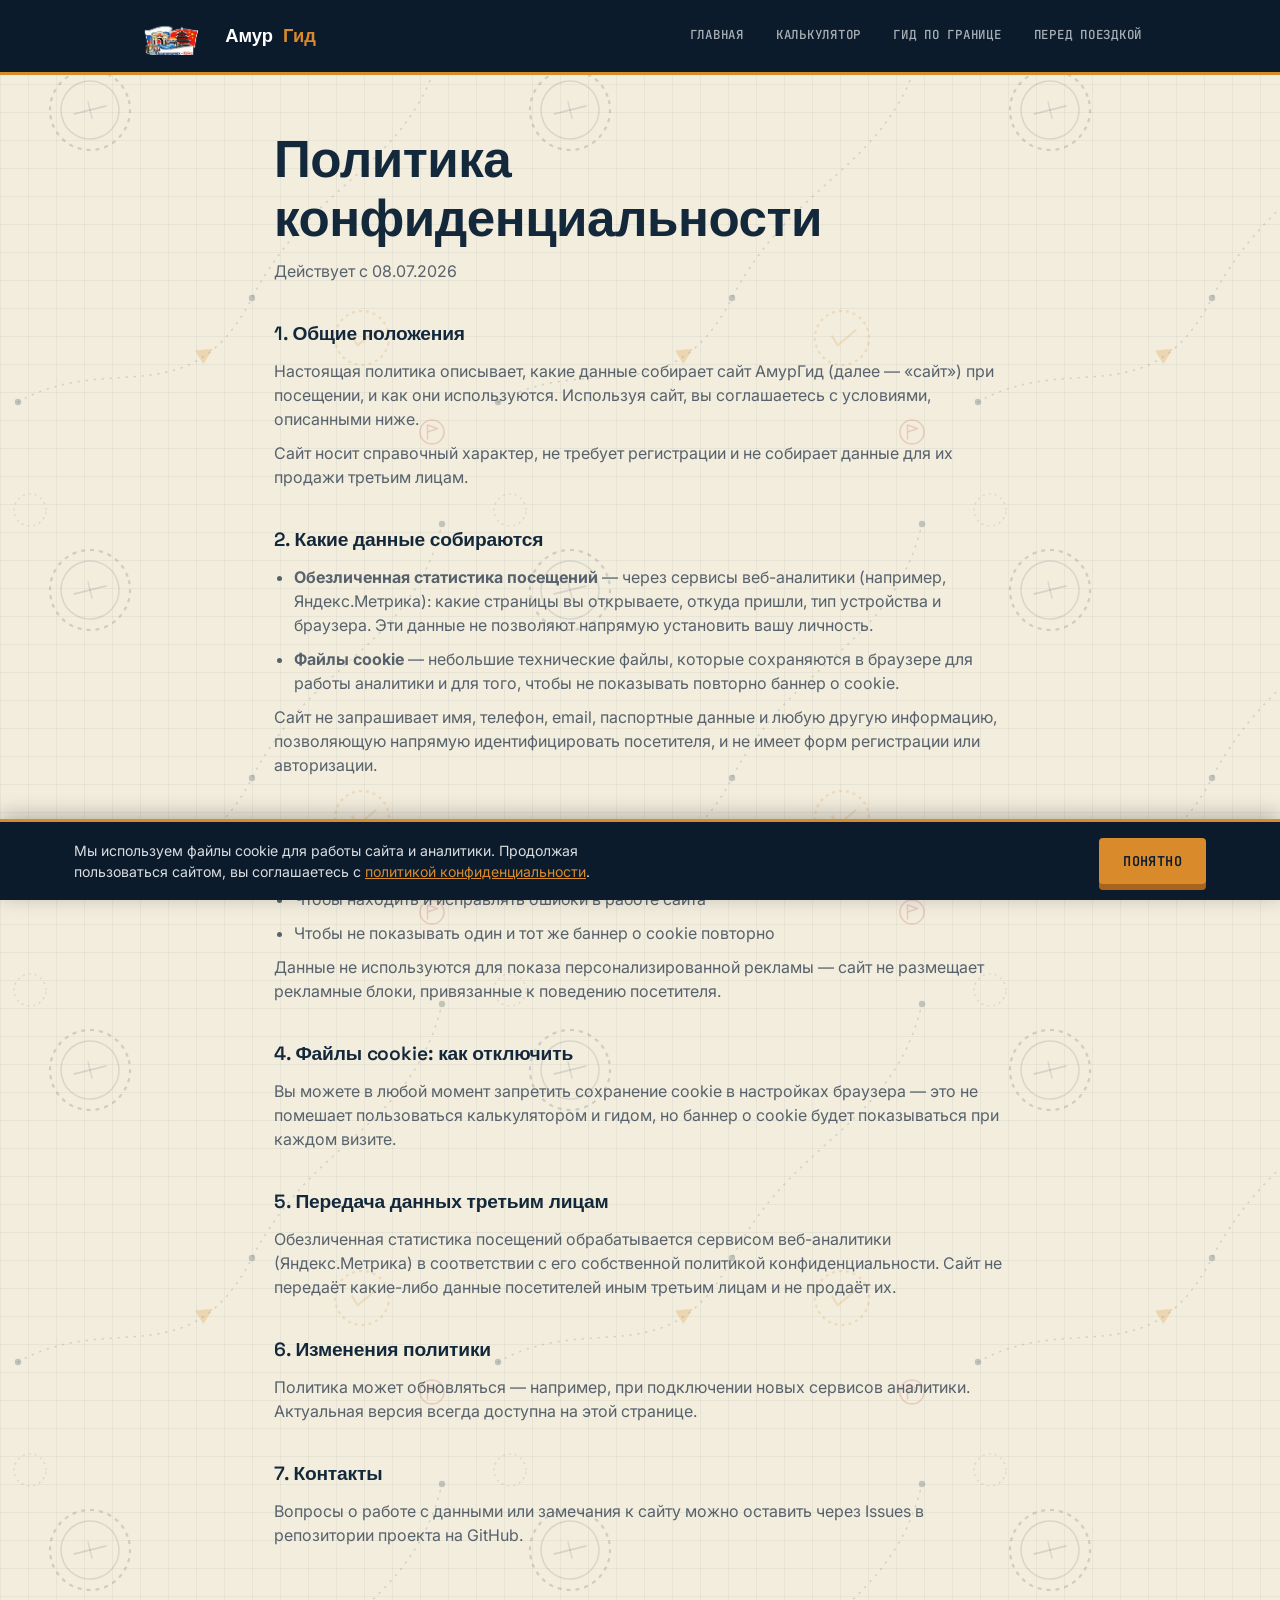
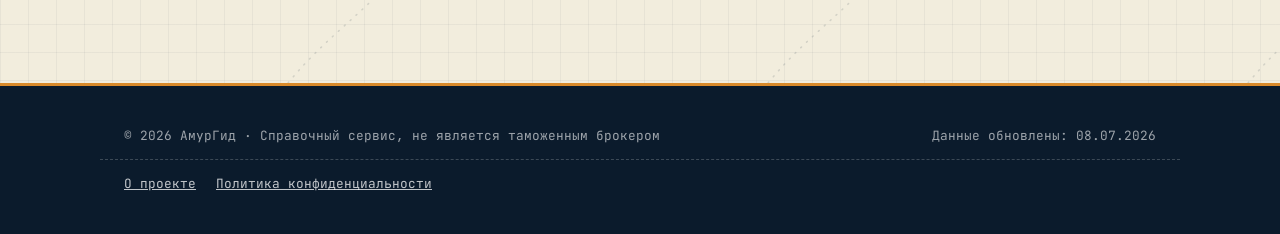
<file: privacy.html>
<!DOCTYPE html>
<html lang="ru">
<head>
<meta charset="UTF-8">
<meta name="viewport" content="width=device-width, initial-scale=1.0">
<title>Политика конфиденциальности — АмурГид</title>
<meta name="description" content="Как АмурГид обрабатывает данные посетителей сайта и использует файлы cookie.">
<link rel="icon" href="favicon.svg" type="image/svg+xml">
<link rel="canonical" href="https://auvixda.github.io/heihe/privacy.html">
<meta name="robots" content="noindex">

<link href="https://fonts.googleapis.com/css2?family=Space+Grotesk:wght@500;600;700&family=Inter:wght@400;500;600&family=JetBrains+Mono:wght@500;700&display=swap" rel="stylesheet">
<link rel="stylesheet" href="styles.css">
<style>
  .guide-section { margin-bottom: 40px; }
  .guide-section h2 { margin-bottom: 14px; font-size: 1.2rem; }
  .guide-section p, .guide-section li { color: var(--ink-soft); margin-bottom: 10px; }
  .guide-section ul { padding-left: 20px; }
</style>
</head>
<body>

<header class="site-header">
  <div class="container">
    <a class="logo" href="index.html"><img src="images/logo-icon.png" alt="АмурГид" width="130" height="54">Амур<span class="dot">Гид</span></a>
    <nav class="main-nav">
      <a href="index.html">Главная</a>
      <a href="calculator.html">Калькулятор</a>
      <a href="guide.html">Гид по границе</a>
      <a href="shopping.html">Перед поездкой</a>
    </nav>
  </div>
</header>

<section class="section">
  <div class="container" style="max-width: 780px;">
    <h1 style="margin-bottom:10px;">Политика конфиденциальности</h1>
    <p style="color:var(--ink-soft); margin-bottom:40px;">Действует с 08.07.2026</p>

    <div class="guide-section">
      <h2>1. Общие положения</h2>
      <p>Настоящая политика описывает, какие данные собирает сайт АмурГид (далее — «сайт») при посещении, и как они используются. Используя сайт, вы соглашаетесь с условиями, описанными ниже.</p>
      <p>Сайт носит справочный характер, не требует регистрации и не собирает данные для их продажи третьим лицам.</p>
    </div>

    <div class="guide-section">
      <h2>2. Какие данные собираются</h2>
      <ul>
        <li><strong>Обезличенная статистика посещений</strong> — через сервисы веб-аналитики (например, Яндекс.Метрика): какие страницы вы открываете, откуда пришли, тип устройства и браузера. Эти данные не позволяют напрямую установить вашу личность.</li>
        <li><strong>Файлы cookie</strong> — небольшие технические файлы, которые сохраняются в браузере для работы аналитики и для того, чтобы не показывать повторно баннер о cookie.</li>
      </ul>
      <p>Сайт не запрашивает имя, телефон, email, паспортные данные и любую другую информацию, позволяющую напрямую идентифицировать посетителя, и не имеет форм регистрации или авторизации.</p>
    </div>

    <div class="guide-section">
      <h2>3. Для чего используются данные</h2>
      <ul>
        <li>Чтобы понимать, какие разделы сайта полезны, а какие нужно доработать</li>
        <li>Чтобы находить и исправлять ошибки в работе сайта</li>
        <li>Чтобы не показывать один и тот же баннер о cookie повторно</li>
      </ul>
      <p>Данные не используются для показа персонализированной рекламы — сайт не размещает рекламные блоки, привязанные к поведению посетителя.</p>
    </div>

    <div class="guide-section">
      <h2>4. Файлы cookie: как отключить</h2>
      <p>Вы можете в любой момент запретить сохранение cookie в настройках браузера — это не помешает пользоваться калькулятором и гидом, но баннер о cookie будет показываться при каждом визите.</p>
    </div>

    <div class="guide-section">
      <h2>5. Передача данных третьим лицам</h2>
      <p>Обезличенная статистика посещений обрабатывается сервисом веб-аналитики (Яндекс.Метрика) в соответствии с его собственной политикой конфиденциальности. Сайт не передаёт какие-либо данные посетителей иным третьим лицам и не продаёт их.</p>
    </div>

    <div class="guide-section">
      <h2>6. Изменения политики</h2>
      <p>Политика может обновляться — например, при подключении новых сервисов аналитики. Актуальная версия всегда доступна на этой странице.</p>
    </div>

    <div class="guide-section">
      <h2>7. Контакты</h2>
      <p>Вопросы о работе с данными или замечания к сайту можно оставить через Issues в репозитории проекта на GitHub.</p>
    </div>
  </div>
</section>

<footer>
  <div class="container">
    <span>© 2026 АмурГид · Справочный сервис, не является таможенным брокером</span>
    <span>Данные обновлены: 08.07.2026</span>
  </div>
  <div class="container footer-links">
    <a href="about.html">О проекте</a>
    <a href="privacy.html">Политика конфиденциальности</a>
  </div>
</footer>

<script src="cookie-consent.js"></script>
</body>
</html>
</file>
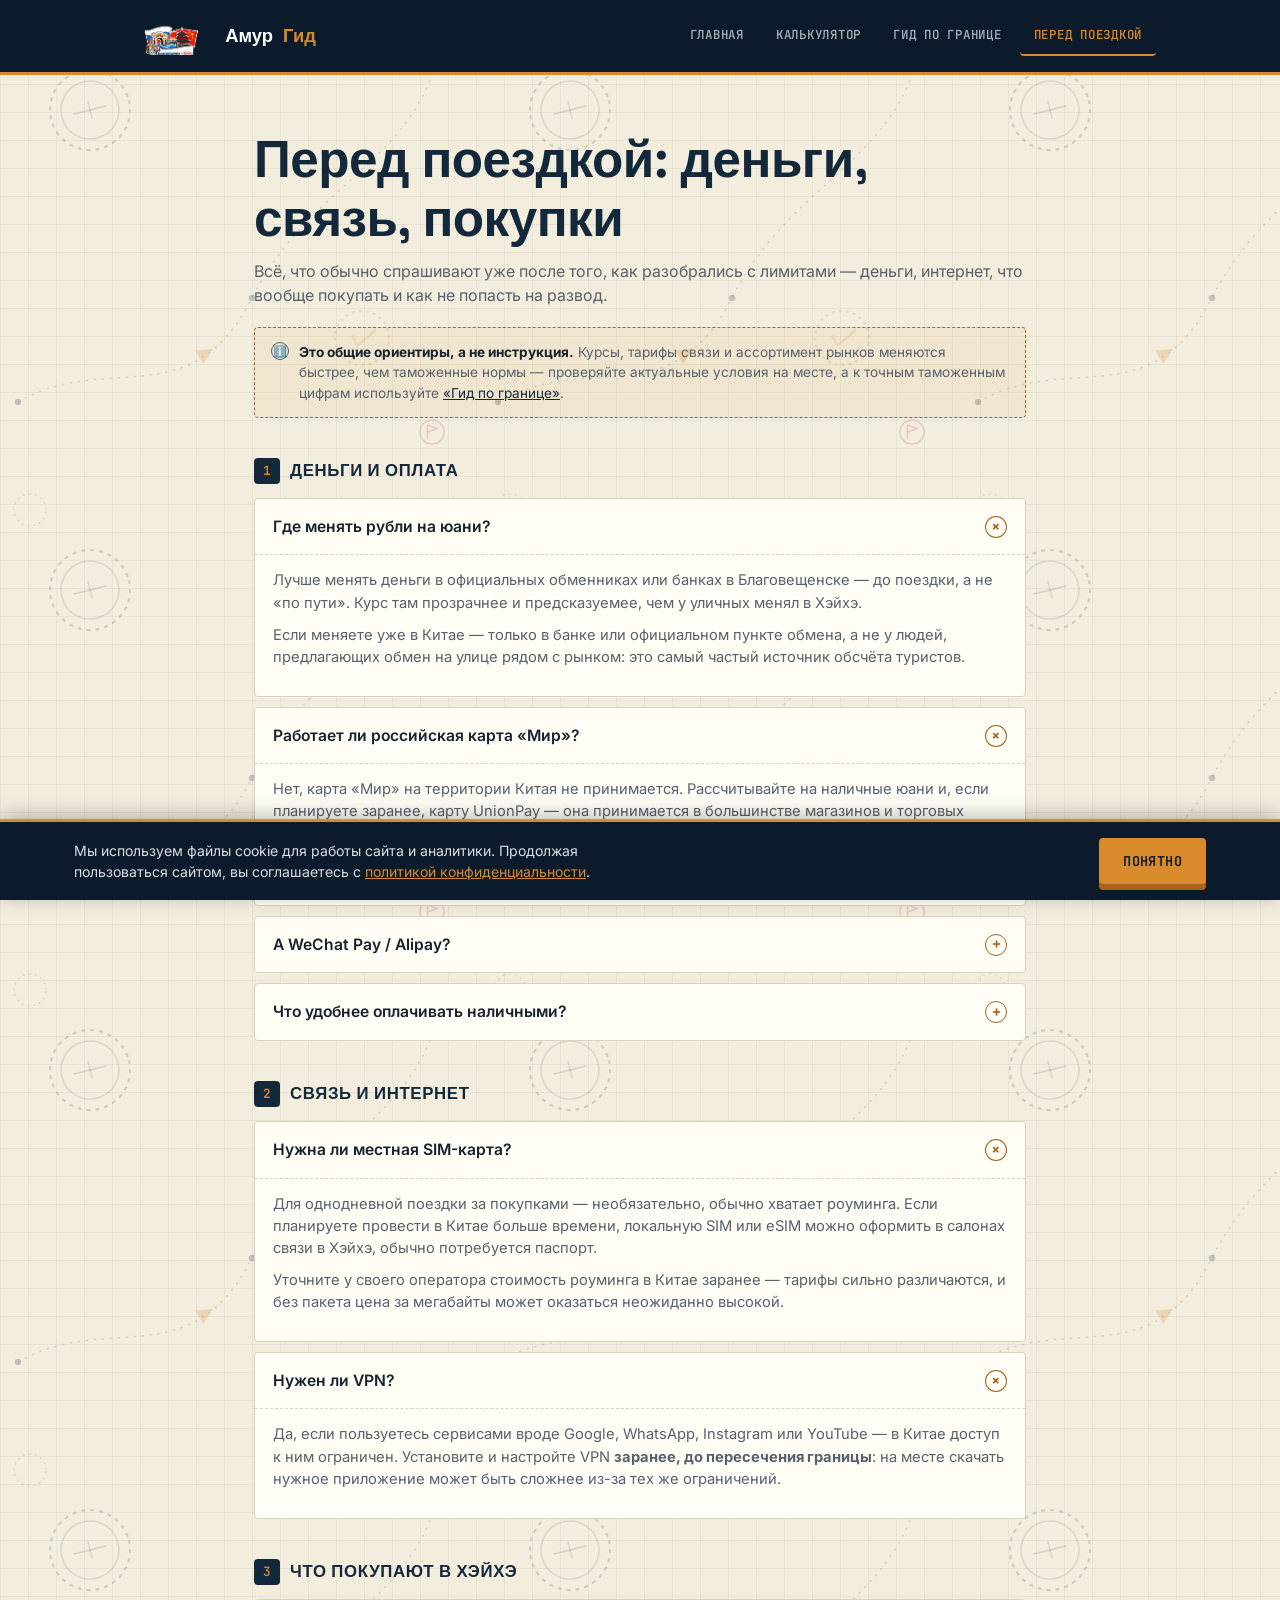
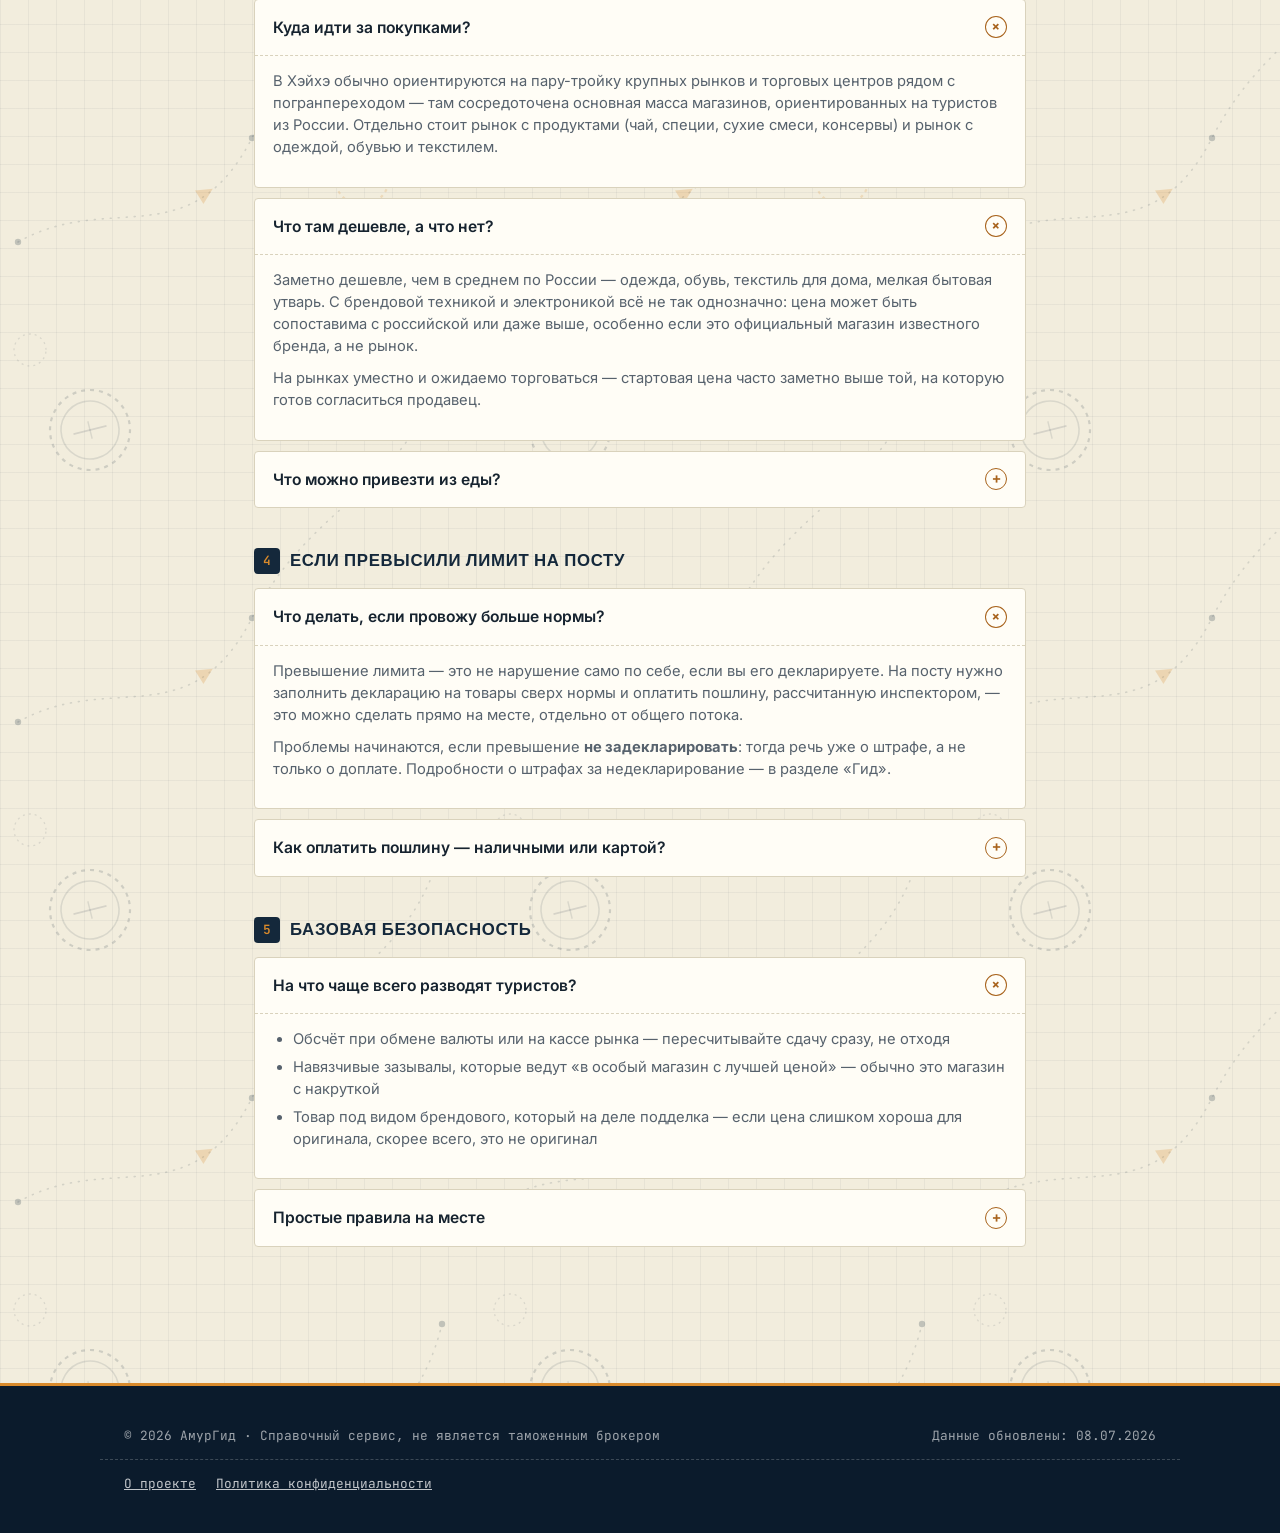
<file: shopping.html>
<!DOCTYPE html>
<html lang="ru">
<head>
<meta charset="UTF-8">
<meta name="viewport" content="width=device-width, initial-scale=1.0">
<title>Перед поездкой в Хэйхэ: деньги, связь, покупки — АмурГид</title>
<meta name="description" content="Как менять юани и платить картой в Хэйхэ, где взять SIM-карту и нужен ли VPN, что обычно покупают на рынках, что делать при превышении лимита на посту и типичные разводы у туристов.">
<link rel="icon" href="favicon.svg" type="image/svg+xml">
<link rel="canonical" href="https://auvixda.github.io/heihe/shopping.html">

<meta property="og:type" content="website">
<meta property="og:url" content="https://auvixda.github.io/heihe/shopping.html">
<meta property="og:title" content="Перед поездкой в Хэйхэ: деньги, связь, покупки — АмурГид">
<meta property="og:description" content="Деньги, связь, что покупают на рынках Хэйхэ и что делать при превышении лимита на посту.">
<meta property="og:image" content="https://auvixda.github.io/heihe/og-image.png">
<meta name="twitter:card" content="summary_large_image">

<link href="https://fonts.googleapis.com/css2?family=Space+Grotesk:wght@500;600;700&family=Inter:wght@400;500;600&family=JetBrains+Mono:wght@500;700&display=swap" rel="stylesheet">
<link rel="stylesheet" href="styles.css">
<style>
  .pill-list { display: flex; flex-wrap: wrap; gap: 8px; margin-top: 10px; }
  .pill { background: rgba(27,75,90,0.08); color: var(--river); padding: 6px 14px; border-radius: 999px; font-size: 0.85rem; font-weight: 600; }
  .pill.no { background: rgba(232,98,61,0.12); color: var(--coral); }
</style>
</head>
<body>

<header class="site-header">
  <div class="container">
    <a class="logo" href="index.html"><img src="images/logo-icon.png" alt="АмурГид" width="130" height="54">Амур<span class="dot">Гид</span></a>
    <nav class="main-nav">
      <a href="index.html">Главная</a>
      <a href="calculator.html">Калькулятор</a>
      <a href="guide.html">Гид по границе</a>
      <a href="shopping.html" class="active">Перед поездкой</a>
    </nav>
  </div>
</header>

<section class="section">
  <div class="container" style="max-width: 820px;">
    <h1 style="margin-bottom:10px;">Перед поездкой: деньги, связь, покупки</h1>
    <p style="margin-bottom:20px;">Всё, что обычно спрашивают уже после того, как разобрались с лимитами — деньги, интернет, что вообще покупать и как не попасть на развод.</p>

    <div class="verify-note" style="margin-bottom:40px;">
      <span class="verify-icon">ℹ️</span>
      <span><strong>Это общие ориентиры, а не инструкция.</strong> Курсы, тарифы связи и ассортимент рынков меняются быстрее, чем таможенные нормы — проверяйте актуальные условия на месте, а к точным таможенным цифрам используйте <a href="guide.html#topic-limits" style="color:var(--river); text-decoration:underline;">«Гид по границе»</a>.</span>
    </div>

    <div class="qa-group" id="topic-money">
      <div class="qa-group-title"><span class="qa-group-num">1</span> Деньги и оплата</div>

      <details class="qa-card" open>
        <summary>Где менять рубли на юани?</summary>
        <div class="qa-answer">
          <p>Лучше менять деньги в официальных обменниках или банках в Благовещенске — до поездки, а не «по пути». Курс там прозрачнее и предсказуемее, чем у уличных менял в Хэйхэ.</p>
          <p>Если меняете уже в Китае — только в банке или официальном пункте обмена, а не у людей, предлагающих обмен на улице рядом с рынком: это самый частый источник обсчёта туристов.</p>
        </div>
      </details>

      <details class="qa-card" open>
        <summary>Работает ли российская карта «Мир»?</summary>
        <div class="qa-answer">
          <p>Нет, карта «Мир» на территории Китая не принимается. Рассчитывайте на наличные юани и, если планируете заранее, карту UnionPay — она принимается в большинстве магазинов и торговых центров Хэйхэ.</p>
          <div class="pill-list">
            <span class="pill no">Карта «Мир» — не работает</span>
            <span class="pill">UnionPay — принимают в ТЦ</span>
            <span class="pill">Наличные юани — универсально</span>
          </div>
        </div>
      </details>

      <details class="qa-card">
        <summary>А WeChat Pay / Alipay?</summary>
        <div class="qa-answer">
          <p>Формально это самый популярный способ оплаты в Китае, но для иностранного туриста без китайского номера телефона и банковского счёта подключение обычно ограничено или требует лишних шагов. Не рассчитывайте на них как на основной способ оплаты — держите под рукой наличные или UnionPay.</p>
        </div>
      </details>

      <details class="qa-card">
        <summary>Что удобнее оплачивать наличными?</summary>
        <div class="qa-answer">
          <p>Рынки, небольшие лавки и такси — почти всегда наличные. Крупные магазины и торговые центры чаще принимают карту. Возьмите с собой юани мелкими купюрами — сдачу с крупной купюры на рынке иногда дают неохотно или невнимательно, лучше пересчитывать сразу на месте.</p>
        </div>
      </details>
    </div>

    <div class="qa-group" id="topic-connectivity">
      <div class="qa-group-title"><span class="qa-group-num">2</span> Связь и интернет</div>

      <details class="qa-card" open>
        <summary>Нужна ли местная SIM-карта?</summary>
        <div class="qa-answer">
          <p>Для однодневной поездки за покупками — необязательно, обычно хватает роуминга. Если планируете провести в Китае больше времени, локальную SIM или eSIM можно оформить в салонах связи в Хэйхэ, обычно потребуется паспорт.</p>
          <p>Уточните у своего оператора стоимость роуминга в Китае заранее — тарифы сильно различаются, и без пакета цена за мегабайты может оказаться неожиданно высокой.</p>
        </div>
      </details>

      <details class="qa-card" open>
        <summary>Нужен ли VPN?</summary>
        <div class="qa-answer">
          <p>Да, если пользуетесь сервисами вроде Google, WhatsApp, Instagram или YouTube — в Китае доступ к ним ограничен. Установите и настройте VPN <strong>заранее, до пересечения границы</strong>: на месте скачать нужное приложение может быть сложнее из-за тех же ограничений.</p>
        </div>
      </details>
    </div>

    <div class="qa-group" id="topic-shopping-itself">
      <div class="qa-group-title"><span class="qa-group-num">3</span> Что покупают в Хэйхэ</div>

      <details class="qa-card" open>
        <summary>Куда идти за покупками?</summary>
        <div class="qa-answer">
          <p>В Хэйхэ обычно ориентируются на пару-тройку крупных рынков и торговых центров рядом с погранпереходом — там сосредоточена основная масса магазинов, ориентированных на туристов из России. Отдельно стоит рынок с продуктами (чай, специи, сухие смеси, консервы) и рынок с одеждой, обувью и текстилем.</p>
        </div>
      </details>

      <details class="qa-card" open>
        <summary>Что там дешевле, а что нет?</summary>
        <div class="qa-answer">
          <p>Заметно дешевле, чем в среднем по России — одежда, обувь, текстиль для дома, мелкая бытовая утварь. С брендовой техникой и электроникой всё не так однозначно: цена может быть сопоставима с российской или даже выше, особенно если это официальный магазин известного бренда, а не рынок.</p>
          <p>На рынках уместно и ожидаемо торговаться — стартовая цена часто заметно выше той, на которую готов согласиться продавец.</p>
        </div>
      </details>

      <details class="qa-card">
        <summary>Что можно привезти из еды?</summary>
        <div class="qa-answer">
          <p>Чай, специи и консервы в заводской упаковке — стандартный набор, который обычно не вызывает вопросов на границе. Подробный список того, что можно и нельзя провозить, — в разделе <a href="guide.html#topic-limits" style="color:var(--river); text-decoration:underline;">«Гид по границе»</a>.</p>
        </div>
      </details>
    </div>

    <div class="qa-group" id="topic-post-payment">
      <div class="qa-group-title"><span class="qa-group-num">4</span> Если превысили лимит на посту</div>

      <details class="qa-card" open>
        <summary>Что делать, если провожу больше нормы?</summary>
        <div class="qa-answer">
          <p>Превышение лимита — это не нарушение само по себе, если вы его декларируете. На посту нужно заполнить декларацию на товары сверх нормы и оплатить пошлину, рассчитанную инспектором, — это можно сделать прямо на месте, отдельно от общего потока.</p>
          <p>Проблемы начинаются, если превышение <strong>не задекларировать</strong>: тогда речь уже о штрафе, а не только о доплате. Подробности о штрафах за недекларирование — в разделе «Гид».</p>
        </div>
      </details>

      <details class="qa-card">
        <summary>Как оплатить пошлину — наличными или картой?</summary>
        <div class="qa-answer">
          <p>Уточняйте на самом посту — способы оплаты зависят от того, какой терминал сейчас работает. Разумный подход — иметь при себе и наличные (рубли), и рабочую карту на случай, если один из способов оплаты временно недоступен.</p>
        </div>
      </details>
    </div>

    <div class="qa-group" id="topic-safety">
      <div class="qa-group-title"><span class="qa-group-num">5</span> Базовая безопасность</div>

      <details class="qa-card" open>
        <summary>На что чаще всего разводят туристов?</summary>
        <div class="qa-answer">
          <ul>
            <li>Обсчёт при обмене валюты или на кассе рынка — пересчитывайте сдачу сразу, не отходя</li>
            <li>Навязчивые зазывалы, которые ведут «в особый магазин с лучшей ценой» — обычно это магазин с накруткой</li>
            <li>Товар под видом брендового, который на деле подделка — если цена слишком хороша для оригинала, скорее всего, это не оригинал</li>
          </ul>
        </div>
      </details>

      <details class="qa-card">
        <summary>Простые правила на месте</summary>
        <div class="qa-answer">
          <ul>
            <li>Не оставляйте сумки и рюкзаки без присмотра на рынке</li>
            <li>Сохраняйте чеки на крупные покупки — пригодятся и на границе, и при возврате товара</li>
            <li>Держите при себе номер туроператора или контакт группы, если едете организованно</li>
          </ul>
        </div>
      </details>
    </div>

    <div class="ad-slot" data-ads-enabled="false">Место для партнёрского блока</div>
  </div>
</section>

<footer>
  <div class="container">
    <span>© 2026 АмурГид · Справочный сервис, не является таможенным брокером</span>
    <span>Данные обновлены: 08.07.2026</span>
  </div>

  <div class="container footer-links">
    <a href="about.html">О проекте</a>
    <a href="privacy.html">Политика конфиденциальности</a>
  </div>
</footer>

<script src="script.js"></script>
<script src="cookie-consent.js"></script>
</body>
</html>
</file>
<file: styles.css>
/* ===== Design tokens ===== */
:root {
  --sky: #F2EDDD;
  --river: #14283B;
  --river-light: #24466A;
  --amber: #D98A2B;
  --amber-dark: #A8631C;
  --amber-darker: #7A4712;
  --coral: #C23B2E;
  --china-red: #C8272C;
  --china-red-dark: #9E1C20;
  --card: #FFFDF6;
  --ink: #16232F;
  --ink-soft: #57626D;
  --line: #D9D2BC;
  --line-strong: #B6AD8E;
  --navy-deep: #0B1B2C;

  --font-display: 'Space Grotesk', sans-serif;
  --font-body: 'Inter', sans-serif;
  --font-mono: 'JetBrains Mono', monospace;

  --radius: 6px;
  --radius-sm: 4px;
  --shadow: 0 10px 28px rgba(11, 27, 44, 0.14);
}

* { box-sizing: border-box; margin: 0; padding: 0; }

html { scroll-behavior: smooth; }

.skip-link {
  position: absolute;
  left: 12px;
  top: -60px;
  background: var(--river);
  color: #fff;
  padding: 10px 18px;
  border-radius: var(--radius-sm);
  font-weight: 700;
  font-size: 0.9rem;
  z-index: 1000;
  transition: top 0.15s ease;
}
.skip-link:focus {
  top: 12px;
}

body {
  font-family: var(--font-body);
  background-color: var(--sky);
  background-image:
    url('images/bg-pattern.svg'),
    linear-gradient(rgba(20,40,60,0.05) 1px, transparent 1px),
    linear-gradient(90deg, rgba(20,40,60,0.05) 1px, transparent 1px);
  background-repeat: repeat;
  background-size: 480px 480px, 28px 28px, 28px 28px;
  background-position: 0 0, 0 0, 0 0;
  color: var(--ink);
  line-height: 1.5;
  -webkit-font-smoothing: antialiased;
}

img, svg { max-width: 100%; display: block; }

a { color: inherit; text-decoration: none; }

.container {
  max-width: 1080px;
  margin: 0 auto;
  padding: 0 24px;
}

h1, h2, h3 {
  font-family: var(--font-display);
  color: var(--river);
  line-height: 1.15;
  font-weight: 600;
  letter-spacing: -0.01em;
}

h1 { font-size: clamp(2rem, 5vw, 3.2rem); }
h2 { font-size: clamp(1.5rem, 3vw, 2.1rem); }
h3 { font-size: 1.15rem; }

p { color: var(--ink-soft); }

/* ===== Header ===== */
.site-header {
  position: sticky;
  top: 0;
  z-index: 50;
  background: var(--navy-deep);
  border-bottom: 3px solid var(--amber);
}

.site-header .container {
  display: flex;
  align-items: center;
  justify-content: space-between;
  height: 72px;
}

.logo {
  font-family: var(--font-display);
  font-weight: 700;
  font-size: 1.15rem;
  color: #fff;
  display: flex;
  align-items: center;
  gap: 10px;
}

.logo .dot { color: var(--amber); }

.logo img {
  height: 38px;
  width: auto;
  display: block;
}

nav.main-nav {
  display: flex;
  gap: 4px;
}

nav.main-nav a {
  padding: 10px 14px;
  border-radius: var(--radius-sm);
  font-family: var(--font-mono);
  font-weight: 500;
  font-size: 0.78rem;
  letter-spacing: 0.06em;
  text-transform: uppercase;
  color: rgba(255,255,255,0.65);
  border-bottom: 2px solid transparent;
  transition: color 0.15s ease, border-color 0.15s ease;
}

nav.main-nav a:hover {
  color: #fff;
}

nav.main-nav a.active {
  color: var(--amber);
  border-bottom-color: var(--amber);
}

/* ===== Buttons ===== */
.btn {
  display: inline-flex;
  align-items: center;
  gap: 8px;
  padding: 14px 24px;
  border-radius: var(--radius-sm);
  font-family: var(--font-mono);
  font-weight: 600;
  font-size: 0.85rem;
  letter-spacing: 0.03em;
  text-transform: uppercase;
  border: none;
  cursor: pointer;
  transition: transform 0.15s ease, box-shadow 0.15s ease, background 0.15s ease;
}

.btn:hover { transform: translateY(-2px); }
.btn:focus-visible { outline: 3px solid var(--river); outline-offset: 2px; }

.btn-primary {
  background: var(--amber);
  color: var(--navy-deep);
  box-shadow: 0 6px 0 0 var(--amber-dark);
}
.btn-primary:hover { background: #E8A24A; }
.btn-primary:active { transform: translateY(2px); box-shadow: 0 3px 0 0 var(--amber-dark); }
.btn-primary:disabled { background: var(--line); color: var(--ink-soft); box-shadow: none; cursor: not-allowed; transform: none; }

.btn-outline {
  background: transparent;
  color: var(--river);
  border: 2px solid var(--river);
}
.btn-outline:hover { background: var(--river); color: #fff; }

/* ===== Hero ===== */
.hero {
  position: relative;
  padding: 96px 0 76px;
  overflow: hidden;
  isolation: isolate;
}

.hero-bg {
  position: absolute;
  inset: 0;
  z-index: -2;
  background-image: url('images/hero-bridge.jpg');
  background-size: cover;
  background-position: center 60%;
}

.hero-bg::after {
  content: '';
  position: absolute;
  inset: 0;
  background:
    linear-gradient(100deg, rgba(11, 27, 44, 0.94) 0%, rgba(11, 27, 44, 0.82) 32%, rgba(11, 27, 44, 0.48) 58%, rgba(11, 27, 44, 0.22) 100%),
    linear-gradient(0deg, rgba(11, 27, 44, 0.55) 0%, rgba(11, 27, 44, 0) 30%);
}

.hero-grid {
  display: grid;
  grid-template-columns: 1.1fr 0.9fr;
  gap: 48px;
  align-items: center;
}

.hero .eyebrow {
  position: relative;
  display: inline-flex;
  align-items: center;
  font-family: var(--font-mono);
  font-size: 0.78rem;
  letter-spacing: 0.06em;
  text-transform: uppercase;
  color: #fff;
  background: rgba(217, 138, 43, 0.18);
  border: 1px dashed rgba(255,255,255,0.45);
  padding: 7px 14px 7px 22px;
  border-radius: var(--radius-sm);
  margin-bottom: 20px;
  transform: rotate(-1deg);
}
.hero .eyebrow::before {
  content: '';
  position: absolute;
  left: 8px; top: 50%;
  width: 6px; height: 6px;
  border-radius: 50%;
  background: var(--navy-deep);
  border: 1px solid rgba(255,255,255,0.5);
  transform: translateY(-50%);
}

.hero h1 { margin-bottom: 16px; color: #fff; }
.hero p.lead { font-size: 1.1rem; max-width: 46ch; margin-bottom: 28px; color: rgba(255,255,255,0.88); }

.hero-actions { display: flex; gap: 14px; flex-wrap: wrap; }

.hero .btn-outline {
  color: #fff;
  border-color: rgba(255,255,255,0.7);
}
.hero .btn-outline:hover { background: #fff; color: var(--river); }

/* Rate widget card — boarding pass style */
.rate-card {
  position: relative;
  background: rgba(255, 253, 246, 0.96);
  border-radius: var(--radius);
  padding: 26px 28px 22px;
  box-shadow: 0 24px 50px rgba(6, 15, 24, 0.4);
  border: 1px solid rgba(255,255,255,0.5);
  clip-path: polygon(0 0, calc(100% - 16px) 0, 100% 16px, 100% 100%, 0 100%);
}

.rate-card .rate-label {
  font-family: var(--font-mono);
  font-size: 0.72rem;
  color: var(--ink-soft);
  font-weight: 600;
  text-transform: uppercase;
  letter-spacing: 0.08em;
}

.rate-card .rate-value {
  font-family: var(--font-mono);
  font-size: 2.6rem;
  color: var(--river);
  font-weight: 700;
  margin: 8px 0 4px;
}

.rate-card .rate-updated {
  font-family: var(--font-mono);
  font-size: 0.76rem;
  color: var(--ink-soft);
}

.rate-card .rate-divider {
  position: relative;
  height: 0;
  border-top: 2px dashed var(--line-strong);
  margin: 18px -28px 18px;
}
.rate-card .rate-divider::before,
.rate-card .rate-divider::after {
  content: '';
  position: absolute;
  top: 50%;
  width: 14px; height: 14px;
  border-radius: 50%;
  background: var(--sky);
  border: 1px solid var(--line-strong);
  transform: translateY(-50%);
}
.rate-card .rate-divider::before { left: -7px; }
.rate-card .rate-divider::after { right: -7px; }

.rate-card .mini-row {
  display: flex;
  justify-content: space-between;
  gap: 12px;
  font-size: 0.86rem;
  padding: 6px 0;
  color: var(--ink-soft);
  border-bottom: 1px dotted var(--line);
}
.rate-card .mini-row:last-of-type { border-bottom: none; }
.rate-card .mini-row strong { color: var(--ink); font-family: var(--font-mono); }

/* ===== Border-line divider ===== */
.river-divider {
  width: 100%;
  height: 60px;
  display: block;
}

/* ===== Page banner (photo header for inner pages) ===== */
.page-banner {
  position: relative;
  padding: 56px 0 44px;
  overflow: hidden;
  isolation: isolate;
  color: #fff;
}
.page-banner-bg {
  position: absolute;
  inset: 0;
  z-index: -2;
  background-size: cover;
  background-position: center;
}
.page-banner-bg::after {
  content: '';
  position: absolute;
  inset: 0;
  background: linear-gradient(100deg, rgba(11, 27, 44, 0.92) 0%, rgba(11, 27, 44, 0.74) 40%, rgba(11, 27, 44, 0.42) 100%);
}
.page-banner.is-dark .page-banner-bg::after {
  background: linear-gradient(100deg, rgba(8, 10, 16, 0.92) 0%, rgba(30, 15, 18, 0.74) 45%, rgba(40, 15, 15, 0.35) 100%);
}
.page-banner h1 { color: #fff; }
.page-banner p { color: rgba(255,255,255,0.85); }
.page-banner .verify-note {
  background: rgba(255,255,255,0.1);
  border-color: rgba(255,255,255,0.3);
  color: rgba(255,255,255,0.9);
}
.page-banner .verify-note strong { color: #fff; }
.page-banner .eyebrow {
  position: relative;
  display: inline-flex;
  align-items: center;
  font-family: var(--font-mono);
  font-size: 0.76rem;
  letter-spacing: 0.06em;
  text-transform: uppercase;
  color: #fff;
  background: rgba(217, 138, 43, 0.18);
  border: 1px dashed rgba(255,255,255,0.45);
  padding: 6px 12px 6px 20px;
  border-radius: var(--radius-sm);
  margin-bottom: 14px;
  transform: rotate(-1deg);
}
.page-banner .eyebrow::before {
  content: '';
  position: absolute;
  left: 7px; top: 50%;
  width: 5px; height: 5px;
  border-radius: 50%;
  background: var(--navy-deep);
  transform: translateY(-50%);
}

/* ===== Quick cards ===== */
.section { padding: 56px 0; }
.section-head { max-width: 60ch; margin-bottom: 36px; }
.section-head p { margin-top: 10px; }

.card-grid {
  counter-reset: infocard;
  display: grid;
  grid-template-columns: repeat(auto-fit, minmax(230px, 1fr));
  gap: 20px;
}

.info-card {
  counter-increment: infocard;
  position: relative;
  background: var(--card);
  border: 1px solid var(--line);
  border-left: 3px solid var(--amber);
  border-radius: var(--radius-sm);
  padding: 24px;
  transition: transform 0.15s ease, box-shadow 0.15s ease, border-left-color 0.15s ease;
}
.info-card:hover { transform: translateY(-4px); box-shadow: var(--shadow); }
.info-card::before {
  content: counter(infocard, decimal-leading-zero);
  position: absolute;
  top: 14px; right: 16px;
  font-family: var(--font-mono);
  font-size: 0.7rem;
  color: var(--line-strong);
  letter-spacing: 0.05em;
}

.info-card .icon {
  width: 44px; height: 44px;
  border-radius: var(--radius-sm);
  background: rgba(20, 40, 59, 0.08);
  display: flex; align-items: center; justify-content: center;
  margin-bottom: 14px;
}
.info-card .icon svg { width: 22px; height: 22px; stroke: var(--river); }

.info-card h3 { margin-bottom: 8px; }
.info-card p { font-size: 0.92rem; }

.info-card.warn { border-left-color: var(--coral); }
.info-card.warn .icon { background: rgba(194, 59, 46, 0.12); }
.info-card.warn .icon svg { stroke: var(--coral); }

/* ===== Topic bar (главная — быстрый поиск по темам) ===== */
.topic-bar {
  display: grid;
  grid-template-columns: repeat(auto-fit, minmax(220px, 1fr));
  gap: 16px;
}
@media (max-width: 700px) { .topic-bar { grid-template-columns: 1fr; } }

.topic-btn {
  display: flex;
  align-items: flex-start;
  gap: 14px;
  background: var(--card);
  border: 1px solid var(--line);
  border-radius: var(--radius-sm);
  padding: 20px;
  text-decoration: none;
  transition: transform 0.15s ease, box-shadow 0.15s ease, border-color 0.15s ease;
}
.topic-btn:hover { transform: translateY(-3px); box-shadow: var(--shadow); border-color: var(--amber); }
.topic-btn .topic-icon {
  flex-shrink: 0;
  width: 40px; height: 40px;
  border-radius: var(--radius-sm);
  background: rgba(20,40,59,0.08);
  display: flex; align-items: center; justify-content: center;
  font-size: 1.15rem;
}
.topic-btn .topic-title { color: var(--ink); font-weight: 600; font-family: var(--font-display); margin-bottom: 4px; display:block; }
.topic-btn .topic-desc { color: var(--ink-soft); font-size: 0.85rem; }

/* ===== Disclaimer / verify banner (reused: guide, calculator result) ===== */
.verify-note {
  display: flex;
  gap: 10px;
  align-items: flex-start;
  background: rgba(217, 138, 43, 0.08);
  border: 1px dashed var(--amber-dark);
  border-radius: var(--radius-sm);
  padding: 14px 16px;
  font-size: 0.85rem;
  color: var(--ink-soft);
}
.verify-note .verify-icon {
  flex-shrink: 0;
  width: 18px; height: 18px;
  border-radius: 50%;
  border: 1px solid currentColor;
  font-family: var(--font-mono);
  font-size: 0.7rem;
  line-height: 16px;
  text-align: center;
}
.verify-note strong { color: var(--ink); }

/* ===== Guide accordion (Q&A cards) ===== */
.qa-group { margin-bottom: 40px; }
.qa-group-title {
  display: flex; align-items: center; gap: 10px;
  font-family: var(--font-display); font-weight: 600;
  font-size: 1.05rem; color: var(--river);
  margin-bottom: 14px;
  text-transform: uppercase; letter-spacing: 0.04em;
}
.qa-group-title .qa-group-num {
  width: 26px; height: 26px; border-radius: var(--radius-sm);
  background: var(--river); color: var(--amber);
  font-family: var(--font-mono);
  display: flex; align-items: center; justify-content: center;
  font-size: 0.8rem; flex-shrink: 0;
}

.qa-card {
  background: var(--card);
  border: 1px solid var(--line);
  border-radius: var(--radius-sm);
  margin-bottom: 10px;
  overflow: hidden;
}
.qa-card summary {
  list-style: none;
  cursor: pointer;
  padding: 16px 44px 16px 18px;
  font-weight: 600;
  color: var(--ink);
  position: relative;
  font-size: 0.98rem;
}
.qa-card summary::-webkit-details-marker { display: none; }
.qa-card summary::after {
  content: '+';
  position: absolute;
  right: 18px; top: 50%;
  width: 20px; height: 20px;
  border: 1px solid var(--amber-dark);
  border-radius: 50%;
  display: flex; align-items: center; justify-content: center;
  font-family: var(--font-mono);
  font-size: 0.95rem;
  color: var(--amber-dark);
  transform: translateY(-50%);
  transition: transform 0.2s ease;
}
.qa-card[open] summary::after { transform: translateY(-50%) rotate(45deg); }
.qa-card summary:hover { background: rgba(20,40,59,0.03); }
.qa-card .qa-answer {
  padding: 0 18px 18px;
  color: var(--ink-soft);
  font-size: 0.92rem;
  border-top: 1px dashed var(--line);
  padding-top: 14px;
}
.qa-card .qa-answer p { margin-bottom: 10px; }
.qa-card .qa-answer ul { padding-left: 20px; margin-bottom: 10px; }
.qa-card .qa-answer li { margin-bottom: 6px; }
.qa-checked {
  display: inline-block;
  font-family: var(--font-mono);
  font-size: 0.74rem;
  color: var(--river);
  background: rgba(20,40,59,0.06);
  padding: 4px 10px;
  border-radius: var(--radius-sm);
  margin-top: 6px;
}

/* ===== Calculator: category cards (step 1 / step 3) ===== */
.category-grid {
  display: grid;
  grid-template-columns: repeat(auto-fit, minmax(130px, 1fr));
  gap: 10px;
}
.category-card {
  position: relative;
  display: flex; flex-direction: column; align-items: center; gap: 8px;
  background: var(--card);
  border: 2px solid var(--line);
  border-radius: var(--radius-sm);
  padding: 18px 10px;
  cursor: pointer;
  font-family: var(--font-body);
  font-size: 0.85rem;
  font-weight: 600;
  color: var(--ink);
  text-align: center;
  overflow: hidden;
  transition: border-color 0.15s ease, transform 0.15s ease;
}
.category-card .cc-icon { font-size: 1.6rem; }
.category-card:hover { border-color: var(--amber); transform: translateY(-2px); }
.category-card.selected { border-color: var(--river); background: rgba(20,40,59,0.05); }
.category-card.selected::after {
  content: '✓ выбрано';
  position: absolute;
  top: 8px; right: -26px;
  width: 100px;
  background: var(--china-red);
  color: #fff;
  font-family: var(--font-mono);
  font-size: 0.62rem;
  letter-spacing: 0.04em;
  text-transform: uppercase;
  text-align: center;
  padding: 2px 0;
  transform: rotate(35deg);
}

.step-label {
  font-family: var(--font-mono);
  font-size: 0.76rem;
  font-weight: 600;
  letter-spacing: 0.06em;
  text-transform: uppercase;
  color: var(--amber-dark);
  margin-bottom: 6px;
}
.step-subtitle { color: var(--ink-soft); font-size: 0.88rem; margin-bottom: 20px; margin-top: -8px; }

/* ===== Calculator: multi-item input (step 1) ===== */
.item-row {
  background: var(--sky);
  border: 1px solid var(--line);
  border-left: 3px solid var(--river);
  border-radius: var(--radius-sm);
  padding: 16px;
  margin-bottom: 12px;
}
.item-row-head {
  display: flex;
  gap: 10px;
  margin-bottom: 10px;
}
.item-category {
  flex: 1;
  padding: 12px 14px;
  border-radius: var(--radius-sm);
  border: 2px solid var(--line);
  font-family: var(--font-body);
  font-size: 0.92rem;
  font-weight: 600;
  background: #fff;
  color: var(--ink);
}
.item-category:focus { outline: none; border-color: var(--amber); }
.item-remove {
  flex-shrink: 0;
  width: 40px;
  border-radius: var(--radius-sm);
  border: 2px solid var(--line);
  background: #fff;
  color: var(--coral);
  font-size: 1rem;
  cursor: pointer;
  transition: border-color 0.15s ease, background 0.15s ease;
}
.item-remove:hover { border-color: var(--coral); background: rgba(194,59,46,0.08); }

.item-name {
  width: 100%;
  padding: 10px 14px;
  border-radius: var(--radius-sm);
  border: 2px solid var(--line);
  font-family: var(--font-body);
  font-size: 0.88rem;
  background: #fff;
  color: var(--ink);
  margin-bottom: 10px;
}
.item-name:focus { outline: none; border-color: var(--amber); }
.item-name::placeholder { color: var(--ink-soft); opacity: 0.7; }

.item-fields {
  display: grid;
  grid-template-columns: repeat(3, 1fr);
  gap: 10px;
  margin-bottom: 6px;
}
.item-fields-alcohol,
.item-fields-tobacco { grid-template-columns: 1fr; }

.field-inline label {
  display: block;
  font-family: var(--font-mono);
  font-size: 0.72rem;
  font-weight: 500;
  text-transform: uppercase;
  letter-spacing: 0.03em;
  color: var(--ink-soft);
  margin-bottom: 4px;
}
.field-inline input {
  width: 100%;
  padding: 10px 12px;
  border-radius: var(--radius-sm);
  border: 2px solid var(--line);
  font-family: var(--font-mono);
  font-size: 0.92rem;
  background: #fff;
  color: var(--ink);
}
.field-inline input:focus { outline: none; border-color: var(--amber); }

.item-checkbox {
  display: flex;
  align-items: center;
  gap: 8px;
  font-size: 0.85rem;
  font-weight: 600;
  color: var(--ink-soft);
  margin-top: 8px;
  cursor: pointer;
}
.item-checkbox input { width: 16px; height: 16px; accent-color: var(--amber); }

.item-flag {
  display: flex;
  align-items: center;
  gap: 6px;
  font-family: var(--font-mono);
  font-size: 0.76rem;
  font-weight: 600;
  color: var(--coral);
  background: rgba(194,59,46,0.1);
  border-radius: var(--radius-sm);
  padding: 6px 12px;
  margin-top: 10px;
}

.commercial-warning-banner {
  display: flex;
  gap: 10px;
  align-items: flex-start;
  background: rgba(194,59,46,0.08);
  border: 1px dashed var(--coral);
  border-radius: var(--radius-sm);
  padding: 14px 16px;
  font-size: 0.85rem;
  color: var(--ink);
  margin: 18px 0;
  text-align: left;
}

/* ===== Calculator: structured result ===== */
.result-section { margin-bottom: 18px; text-align: left; }
.result-section-title {
  display: flex;
  align-items: center;
  justify-content: space-between;
  font-family: var(--font-display);
  font-weight: 600;
  font-size: 0.95rem;
  color: var(--river);
  margin-bottom: 6px;
}
.status-pill {
  font-family: var(--font-mono);
  font-size: 0.72rem;
  font-weight: 700;
  text-transform: uppercase;
  letter-spacing: 0.03em;
  padding: 3px 10px;
  border-radius: var(--radius-sm);
}
.status-pill.ok { background: rgba(43,122,74,0.14); color: #235E3C; }
.status-pill.warn { background: rgba(194,59,46,0.14); color: var(--coral); }
.result-breakdown {
  background: var(--sky);
  border: 1px dashed var(--line-strong);
  border-radius: var(--radius-sm);
  padding: 16px 18px;
  margin: 18px 0;
}
.result-breakdown .rb-row {
  display: flex; justify-content: space-between; gap: 12px;
  font-size: 0.9rem;
  padding: 6px 0;
}
.result-breakdown .rb-row:not(:last-child) { border-bottom: 1px dotted var(--line-strong); }
.result-breakdown .rb-row span:first-child { color: var(--ink-soft); }
.result-breakdown .rb-row strong { color: var(--ink); font-family: var(--font-mono); }
.result-source {
  font-family: var(--font-mono);
  font-size: 0.76rem;
  color: var(--ink-soft);
  margin-top: 14px;
}

/* ===== Calculator ===== */
.calc-wrap {
  background: var(--card);
  border-radius: var(--radius);
  border: 1px solid var(--line);
  box-shadow: var(--shadow);
  padding: 36px;
  max-width: 640px;
  margin: 0 auto;
  position: relative;
}
.calc-wrap::before {
  content: '';
  position: absolute;
  top: 0; left: 32px; right: 32px;
  height: 3px;
  background: repeating-linear-gradient(90deg, var(--amber) 0 10px, transparent 10px 18px);
}

.calc-step { display: none; }
.calc-step.active { display: block; }

.calc-progress {
  display: flex;
  gap: 6px;
  margin-bottom: 28px;
}
.calc-progress .dot {
  flex: 1;
  height: 6px;
  background: var(--line);
  border-radius: 1px;
}
.calc-progress .dot.done { background: var(--amber); }

.field { margin-bottom: 20px; }
.field label {
  display: block;
  font-weight: 600;
  margin-bottom: 8px;
  font-size: 0.95rem;
}

.field select,
.field input[type="number"] {
  width: 100%;
  padding: 14px 16px;
  border-radius: var(--radius-sm);
  border: 2px solid var(--line);
  font-family: var(--font-mono);
  font-size: 1rem;
  background: #fff;
  color: var(--ink);
}
.field select:focus,
.field input:focus {
  outline: none;
  border-color: var(--amber);
}

.choice-group { display: flex; gap: 10px; flex-wrap: wrap; }
.choice-btn {
  position: relative;
  flex: 1;
  min-width: 140px;
  padding: 16px;
  border-radius: var(--radius-sm);
  border: 2px solid var(--line);
  background: #fff;
  cursor: pointer;
  font-weight: 600;
  font-family: var(--font-body);
  text-align: left;
  overflow: hidden;
  transition: border-color 0.15s ease, background 0.15s ease;
}
.choice-btn:hover { border-color: var(--amber); }
.choice-btn.selected {
  border-color: var(--amber);
  background: rgba(217, 138, 43, 0.08);
}

.calc-nav {
  display: flex;
  justify-content: space-between;
  margin-top: 28px;
}

/* Result */
.result-box {
  text-align: center;
  padding: 20px 0;
}
.result-status {
  font-family: var(--font-mono);
  font-size: 0.85rem;
  letter-spacing: 0.06em;
  text-transform: uppercase;
  color: var(--ink-soft);
  margin-bottom: 6px;
}
.result-value {
  display: inline-block;
  font-family: var(--font-mono);
  font-size: 2.8rem;
  font-weight: 700;
  color: var(--river);
  border: 3px double var(--river);
  border-radius: var(--radius-sm);
  padding: 10px 26px;
  margin-bottom: 16px;
  transform: rotate(-1.5deg);
}
.result-value.ok { color: #235E3C; border-color: #235E3C; }
.result-value.warn { color: var(--coral); border-color: var(--coral); }

.result-explain {
  background: rgba(20, 40, 59, 0.05);
  border-radius: var(--radius-sm);
  padding: 16px 20px;
  font-size: 0.92rem;
  text-align: left;
  margin-top: 20px;
}
.result-explain .source {
  display: block;
  margin-top: 10px;
  font-size: 0.76rem;
  color: var(--ink-soft);
  font-family: var(--font-mono);
}

/* ===== Ad slot (reserved, hidden by default) ===== */
.ad-slot {
  display: none;
  background: #fff;
  border: 1px dashed var(--line);
  border-radius: var(--radius-sm);
  padding: 16px;
  text-align: center;
  color: var(--ink-soft);
  font-size: 0.85rem;
  margin: 32px 0;
}
.ad-slot[data-ads-enabled="true"] { display: block; }

/* ===== Footer ===== */
footer {
  background: var(--navy-deep);
  border-top: 3px solid var(--amber);
  padding: 40px 0;
  margin-top: 40px;
}
footer .container {
  display: flex;
  justify-content: space-between;
  flex-wrap: wrap;
  gap: 20px;
  font-family: var(--font-mono);
  font-size: 0.8rem;
  color: rgba(255,255,255,0.6);
}

footer .footer-links {
  justify-content: flex-start;
  gap: 20px;
  margin-top: 14px;
  padding-top: 14px;
  border-top: 1px dashed rgba(255,255,255,0.2);
}
footer .footer-links a { color: rgba(255,255,255,0.75); text-decoration: underline; }
footer .footer-links a:hover { color: var(--amber); }

/* ===== Cookie banner ===== */
.cookie-banner {
  position: fixed;
  left: 0; right: 0; bottom: 0;
  background: var(--navy-deep);
  border-top: 3px solid var(--amber);
  color: #fff;
  z-index: 999;
  box-shadow: 0 -4px 20px rgba(0,0,0,0.25);
}
.cookie-banner-inner {
  max-width: 1180px;
  margin: 0 auto;
  padding: 16px 24px;
  display: flex;
  align-items: center;
  justify-content: space-between;
  gap: 20px;
  flex-wrap: wrap;
}
.cookie-banner-inner p { margin: 0; font-size: 0.88rem; max-width: 62ch; color: rgba(255,255,255,0.85); }
.cookie-banner-inner a { color: var(--amber); text-decoration: underline; }
.cookie-banner-btn { flex-shrink: 0; }
@media (max-width: 600px) {
  .cookie-banner-inner { flex-direction: column; align-items: flex-start; }
}

/* ===== Responsive ===== */
@media (max-width: 860px) {
  .hero-grid { grid-template-columns: 1fr; }
  nav.main-nav { display: none; }
  .calc-wrap { padding: 24px; }
  .result-value { font-size: 2rem; padding: 8px 18px; }
  .item-fields { grid-template-columns: 1fr 1fr; }
  .hero { padding: 56px 0 40px; }
  .hero-bg { background-position: 65% center; }
  .hero-bg::after {
    background:
      linear-gradient(180deg, rgba(11, 27, 44, 0.88) 0%, rgba(11, 27, 44, 0.9) 100%);
  }
  .page-banner { padding: 40px 0 32px; }
  .logo img { height: 32px; }
}
</file>
